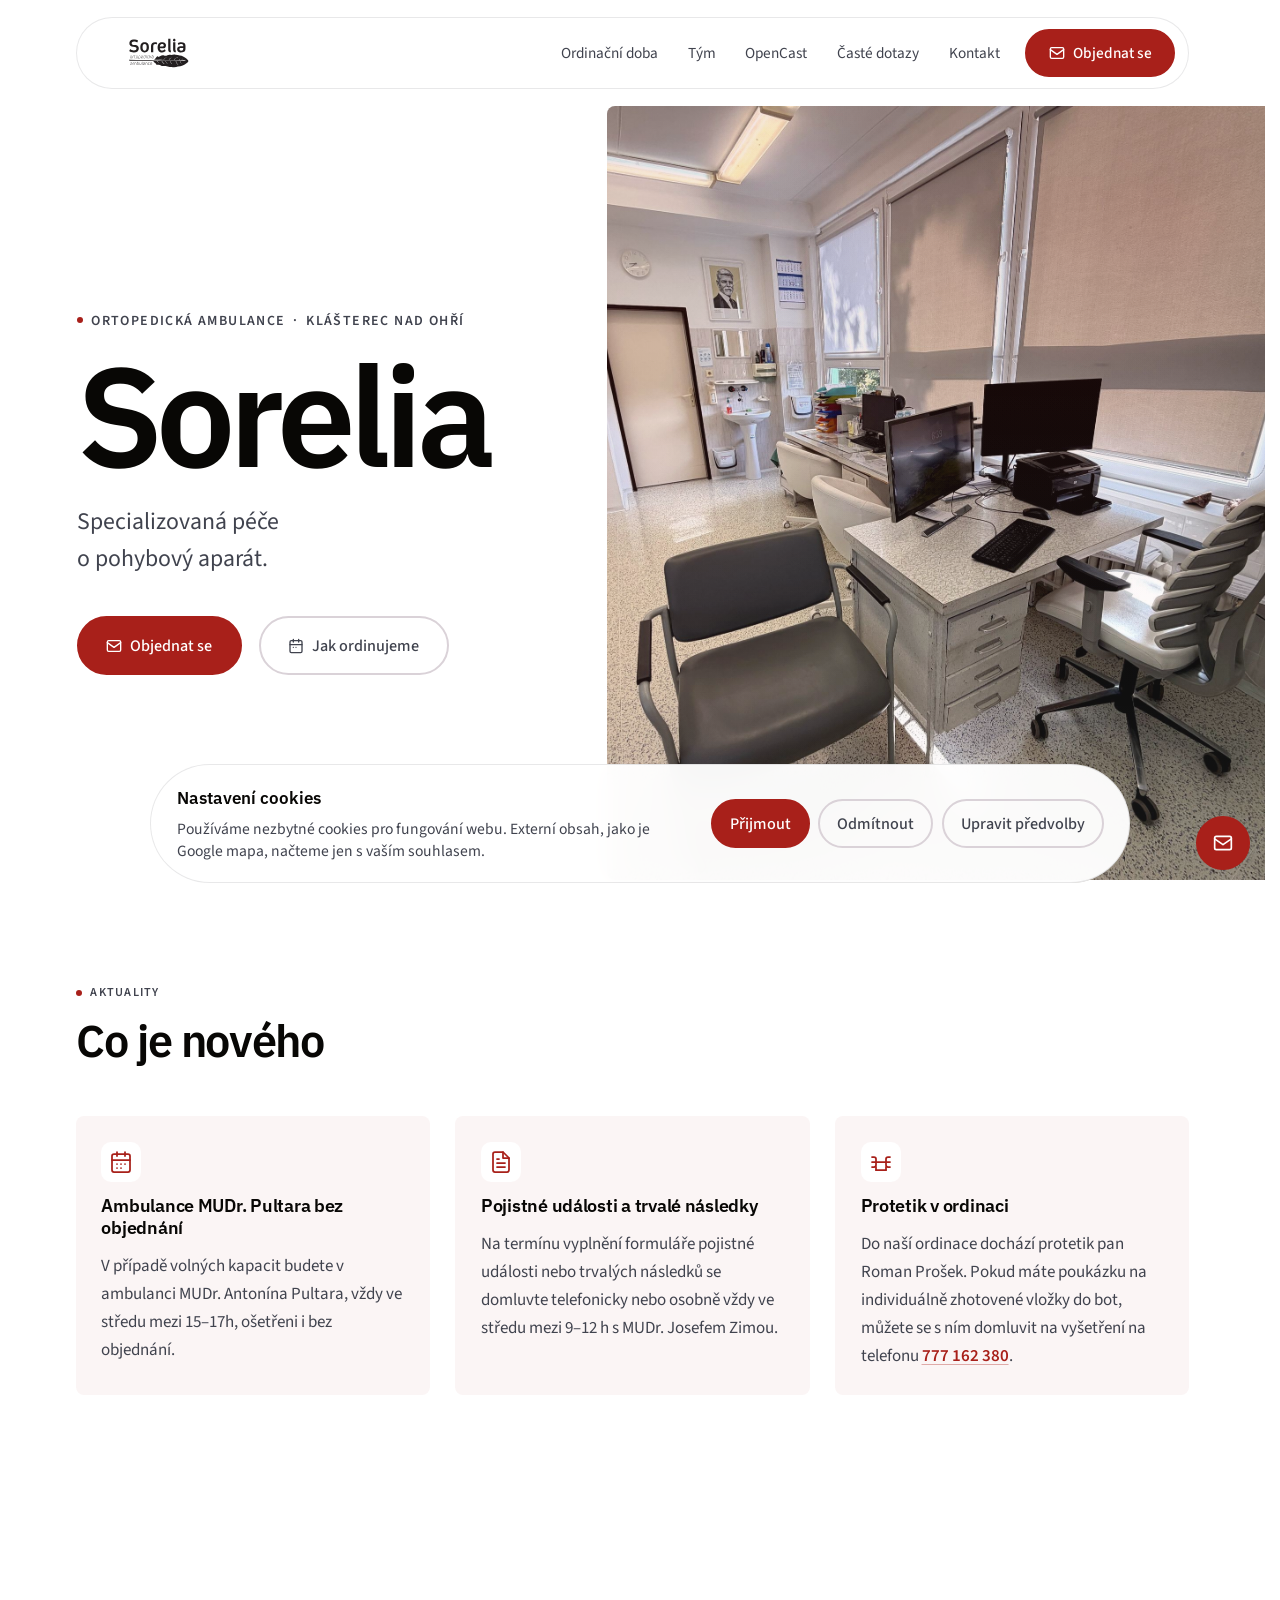
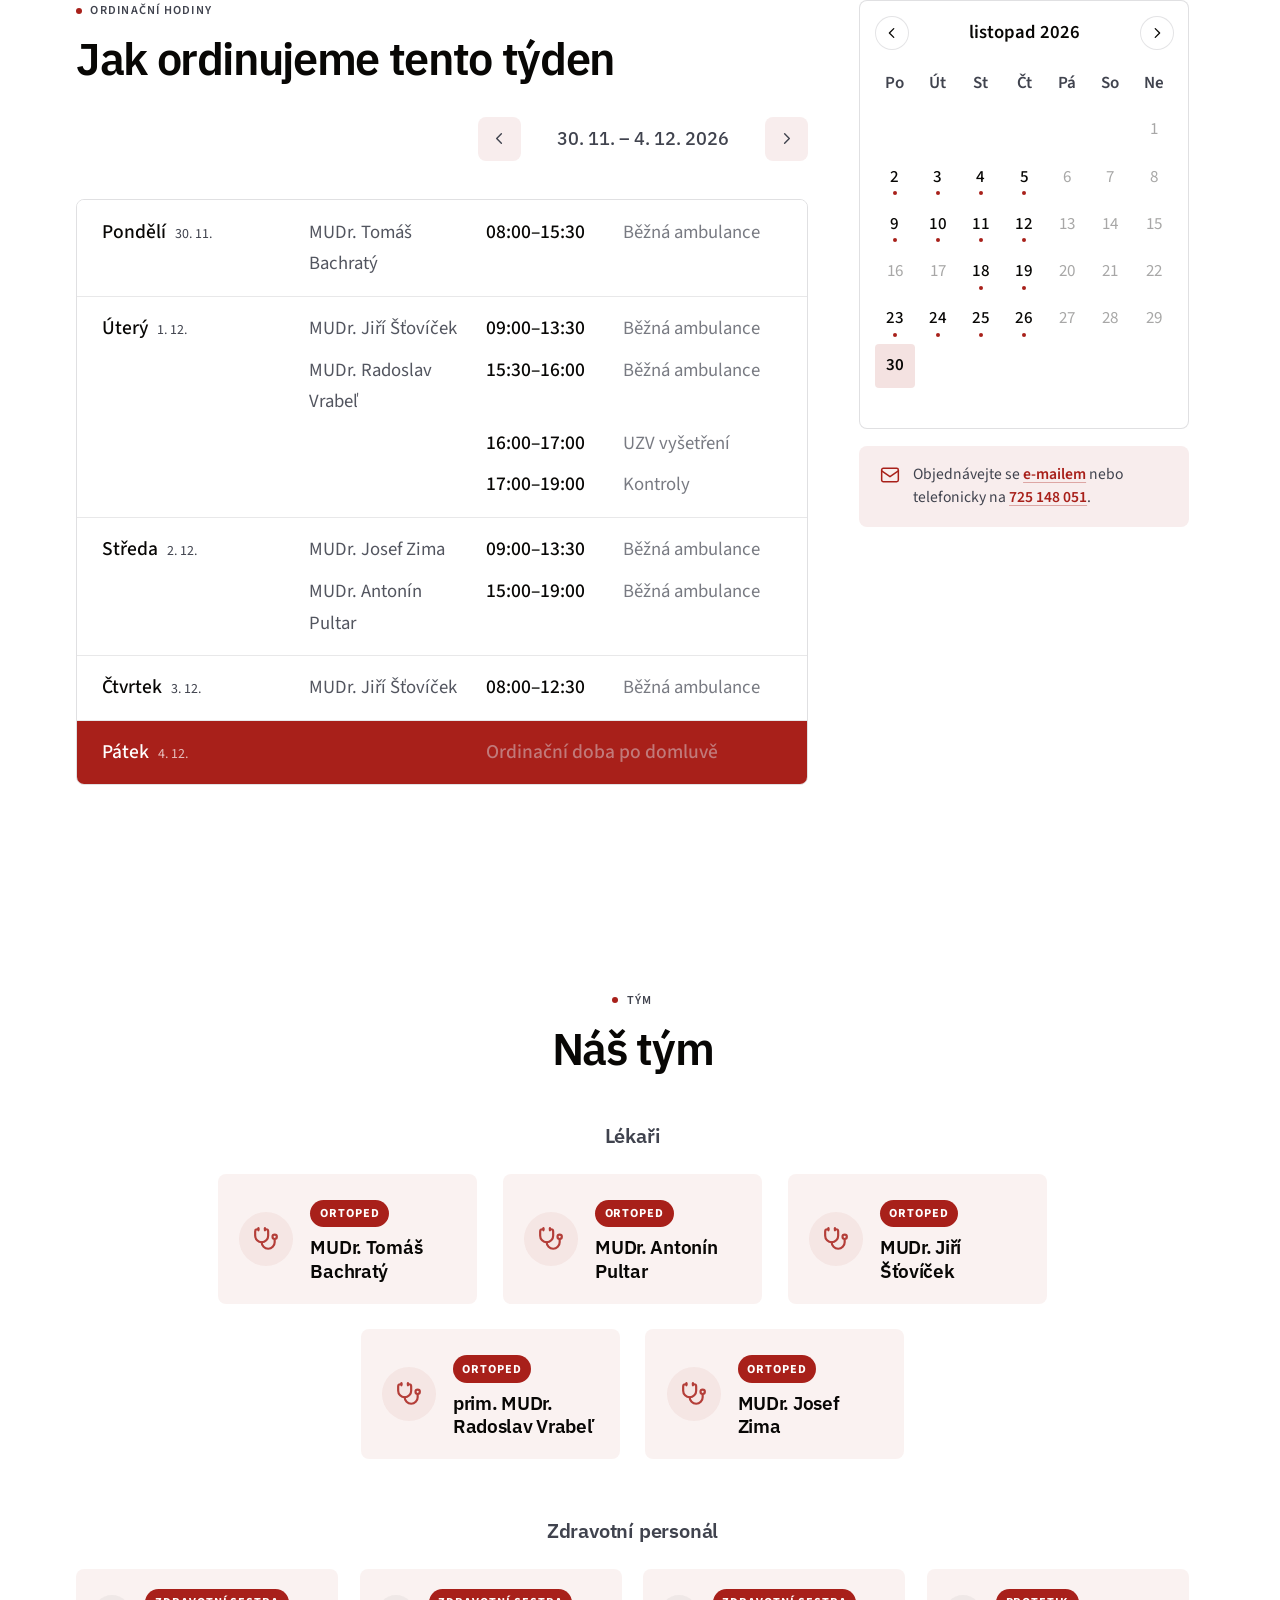
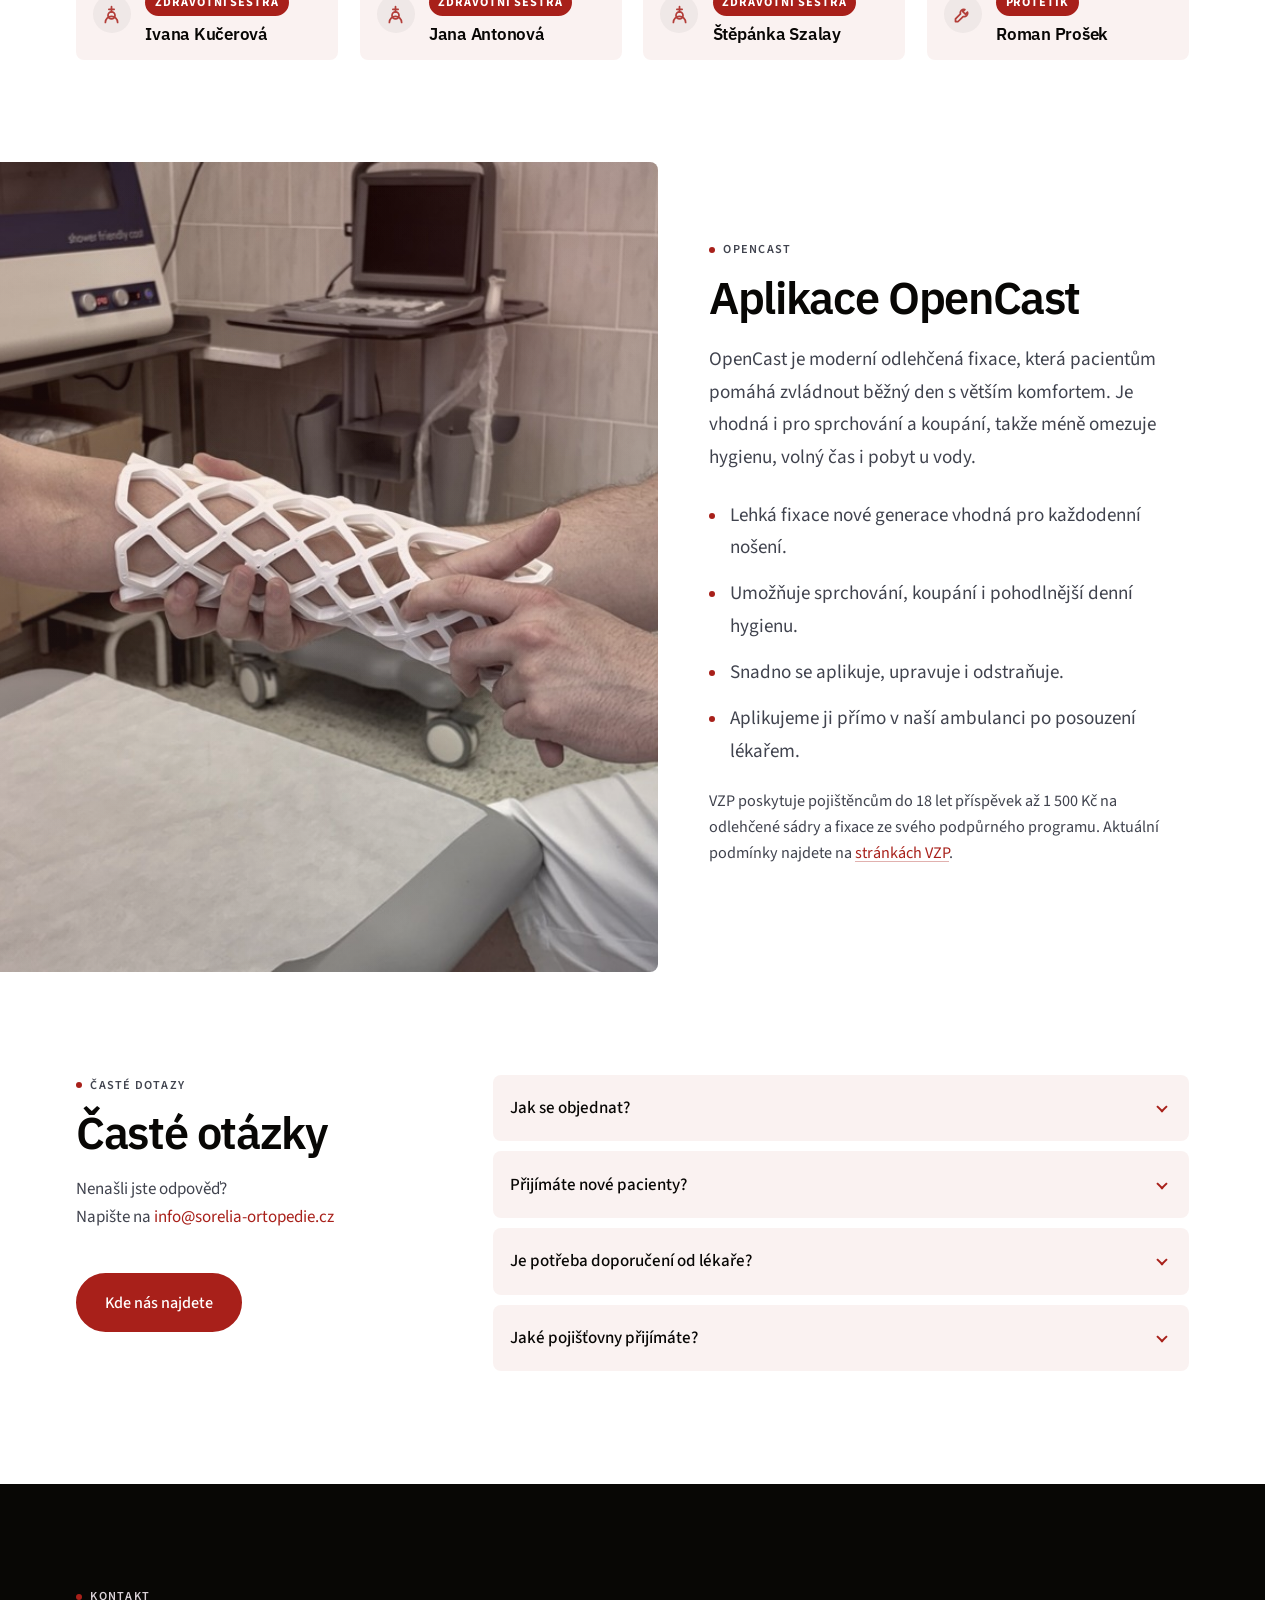
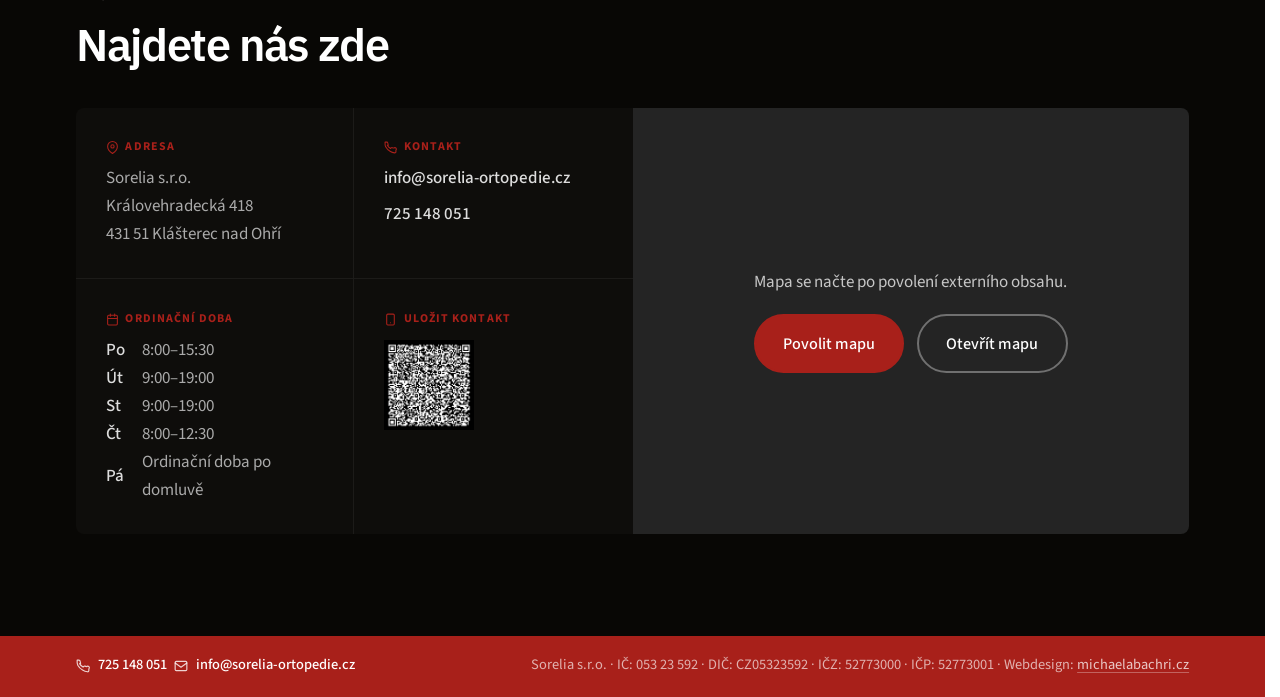
<file: index.html>
<!DOCTYPE html>
<html lang="cs">
<head>
  <meta charset="UTF-8">
  <meta name="viewport" content="width=device-width, initial-scale=1.0">
  <script>
    if (window.location.hash.toLowerCase() === '#objednani') {
      window.location.replace(`${window.location.origin}/`);
    }
  </script>
  <title>Sorelia · Ortopedická ambulance</title>
  <meta name="description" content="Ortopedická ambulance Sorelia v Klášterci nad Ohří. Specializovaná péče o pohybový aparát, objednání e-mailem nebo telefonicky.">
  <link rel="canonical" href="https://sorelia-ortopedie.cz/">
  <link rel="icon" type="image/svg+xml" href="sorelia_favicon.svg">
  <meta name="theme-color" content="#A8201A">

  <meta property="og:title" content="Sorelia · Ortopedická ambulance">
  <meta property="og:description" content="Specializovaná péče o pohybový aparát v Klášterci nad Ohří. Objednávejte se e-mailem nebo telefonicky.">
  <meta property="og:type" content="website">
  <meta property="og:url" content="https://sorelia-ortopedie.cz/">
  <meta property="og:site_name" content="Sorelia">
  <meta property="og:locale" content="cs_CZ">
  <meta property="og:image" content="https://sorelia-ortopedie.cz/sorelia-social-preview.jpg">
  <meta property="og:image:secure_url" content="https://sorelia-ortopedie.cz/sorelia-social-preview.jpg">
  <meta property="og:image:type" content="image/jpeg">
  <meta property="og:image:width" content="1200">
  <meta property="og:image:height" content="630">
  <meta property="og:image:alt" content="Ordinace ortopedické ambulance Sorelia v Klášterci nad Ohří">

  <meta name="twitter:card" content="summary_large_image">
  <meta name="twitter:title" content="Sorelia · Ortopedická ambulance">
  <meta name="twitter:description" content="Specializovaná péče o pohybový aparát v Klášterci nad Ohří. Objednávejte se e-mailem nebo telefonicky.">
  <meta name="twitter:image" content="https://sorelia-ortopedie.cz/sorelia-social-preview.jpg">
  <meta name="twitter:image:alt" content="Ordinace ortopedické ambulance Sorelia v Klášterci nad Ohří">

  <script type="application/ld+json">
  {
    "@context": "https://schema.org",
    "@graph": [
      {
        "@type": "MedicalClinic",
        "@id": "https://sorelia-ortopedie.cz/#clinic",
        "name": "Sorelia s.r.o.",
        "alternateName": "Sorelia",
        "description": "Ortopedická ambulance Sorelia v Klášterci nad Ohří. Specializovaná péče o pohybový aparát.",
        "url": "https://sorelia-ortopedie.cz/",
        "logo": "https://sorelia-ortopedie.cz/sorelia_logo.svg",
        "image": "https://sorelia-ortopedie.cz/sorelia-social-preview.jpg",
        "email": "info@sorelia-ortopedie.cz",
        "telephone": "+420725148051",
        "medicalSpecialty": "Orthopedic",
        "taxID": "05323592",
        "vatID": "CZ05323592",
        "address": {
          "@type": "PostalAddress",
          "streetAddress": "Královehradecká 418",
          "postalCode": "431 51",
          "addressLocality": "Klášterec nad Ohří",
          "addressCountry": "CZ"
        },
        "openingHoursSpecification": [
          {
            "@type": "OpeningHoursSpecification",
            "dayOfWeek": "Monday",
            "opens": "08:00",
            "closes": "15:30"
          },
          {
            "@type": "OpeningHoursSpecification",
            "dayOfWeek": "Tuesday",
            "opens": "09:00",
            "closes": "19:00"
          },
          {
            "@type": "OpeningHoursSpecification",
            "dayOfWeek": "Wednesday",
            "opens": "09:00",
            "closes": "19:00"
          },
          {
            "@type": "OpeningHoursSpecification",
            "dayOfWeek": "Thursday",
            "opens": "08:00",
            "closes": "12:30"
          }
        ],
        "employee": [
          { "@id": "https://sorelia-ortopedie.cz/#mudr-jiri-stovicek" },
          { "@id": "https://sorelia-ortopedie.cz/#mudr-tomas-bachraty" },
          { "@id": "https://sorelia-ortopedie.cz/#prim-mudr-radoslav-vrabel" },
          { "@id": "https://sorelia-ortopedie.cz/#mudr-antonin-pultar" },
          { "@id": "https://sorelia-ortopedie.cz/#mudr-josef-zima" }
        ]
      },
      {
        "@type": "WebSite",
        "@id": "https://sorelia-ortopedie.cz/#website",
        "url": "https://sorelia-ortopedie.cz/",
        "name": "Sorelia",
        "inLanguage": "cs-CZ",
        "publisher": {
          "@id": "https://sorelia-ortopedie.cz/#clinic"
        }
      },
      {
        "@type": "WebPage",
        "@id": "https://sorelia-ortopedie.cz/#webpage",
        "url": "https://sorelia-ortopedie.cz/",
        "name": "Sorelia · Ortopedická ambulance",
        "description": "Ortopedická ambulance Sorelia v Klášterci nad Ohří. Specializovaná péče o pohybový aparát, objednání e-mailem nebo telefonicky.",
        "isPartOf": {
          "@id": "https://sorelia-ortopedie.cz/#website"
        },
        "about": {
          "@id": "https://sorelia-ortopedie.cz/#clinic"
        },
        "inLanguage": "cs-CZ"
      },
      {
        "@type": "Physician",
        "@id": "https://sorelia-ortopedie.cz/#mudr-jiri-stovicek",
        "name": "MUDr. Jiří Šťovíček",
        "medicalSpecialty": "Orthopedic",
        "worksFor": {
          "@id": "https://sorelia-ortopedie.cz/#clinic"
        }
      },
      {
        "@type": "Physician",
        "@id": "https://sorelia-ortopedie.cz/#mudr-tomas-bachraty",
        "name": "MUDr. Tomáš Bachratý",
        "medicalSpecialty": "Orthopedic",
        "worksFor": {
          "@id": "https://sorelia-ortopedie.cz/#clinic"
        }
      },
      {
        "@type": "Physician",
        "@id": "https://sorelia-ortopedie.cz/#prim-mudr-radoslav-vrabel",
        "name": "prim. MUDr. Radoslav Vrabeľ",
        "medicalSpecialty": "Orthopedic",
        "worksFor": {
          "@id": "https://sorelia-ortopedie.cz/#clinic"
        }
      },
      {
        "@type": "Physician",
        "@id": "https://sorelia-ortopedie.cz/#mudr-antonin-pultar",
        "name": "MUDr. Antonín Pultar",
        "medicalSpecialty": "Orthopedic",
        "worksFor": {
          "@id": "https://sorelia-ortopedie.cz/#clinic"
        }
      },
      {
        "@type": "Physician",
        "@id": "https://sorelia-ortopedie.cz/#mudr-josef-zima",
        "name": "MUDr. Josef Zima",
        "medicalSpecialty": "Orthopedic",
        "worksFor": {
          "@id": "https://sorelia-ortopedie.cz/#clinic"
        }
      }
    ]
  }
  </script>

  <link rel="preconnect" href="https://fonts.googleapis.com">
  <link rel="preconnect" href="https://fonts.gstatic.com" crossorigin>
  <link href="https://fonts.googleapis.com/css2?family=IBM+Plex+Sans:wght@400;500;600&family=Source+Sans+3:wght@400;500;600&display=swap" rel="stylesheet">
  <link rel="stylesheet" href="style.css?v=20261125-9">
</head>
<body>

<!-- ══════════════════════════════════════════
     NAVIGACE
══════════════════════════════════════════ -->
<header class="site-header" id="site-header">
  <div class="nav-wrap">
    <nav class="nav-pill" aria-label="Hlavní navigace">
      <a href="#" class="nav-logo" aria-label="Sorelia – domů">
        <img src="sorelia_logo.svg" alt="Sorelia" class="nav-logo-img">
      </a>
      <ul class="nav-links" id="nav-links" role="list">
        <li><a href="#ordinacni-doba">Ordinační doba</a></li>
        <li><a href="#lekari">Tým</a></li>
        <li><a href="#opencast">OpenCast</a></li>
        <li><a href="#faq">Časté dotazy</a></li>
        <li><a href="#kontakt">Kontakt</a></li>
        <li class="nav-cta-mob">
          <a href="mailto:info@sorelia-ortopedie.cz" data-booking class="btn btn-primary">
            <svg width="16" height="16" viewBox="0 0 24 24" fill="none" stroke="currentColor" stroke-width="2" stroke-linecap="round" stroke-linejoin="round" aria-hidden="true"><rect x="2" y="4" width="20" height="16" rx="2"/><path d="M2 7l10 7 10-7"/></svg>
            Objednat se
          </a>
        </li>
      </ul>
      <a href="mailto:info@sorelia-ortopedie.cz" data-booking class="btn btn-primary nav-cta-desk">
        <svg width="16" height="16" viewBox="0 0 24 24" fill="none" stroke="currentColor" stroke-width="2" stroke-linecap="round" stroke-linejoin="round" aria-hidden="true"><rect x="2" y="4" width="20" height="16" rx="2"/><path d="M2 7l10 7 10-7"/></svg>
        Objednat se
      </a>
      <button class="nav-burger" id="nav-burger" aria-label="Menu" aria-expanded="false" aria-controls="nav-links">
        <span></span><span></span><span></span>
      </button>
    </nav>
  </div>
</header>

<main>

<!-- ══════════════════════════════════════════
     HERO
══════════════════════════════════════════ -->
<section class="hero" id="hero" aria-labelledby="hero-h1">
  <div class="hero-grid">

    <div class="hero-text">
      <p class="eyebrow">
        <span class="eyebrow-dot" aria-hidden="true"></span>
        <span class="eyebrow-text">
          <span>Ortopedická ambulance</span>
          <span class="eyebrow-sep" aria-hidden="true">·</span>
          <span class="eyebrow-place">Klášterec nad Ohří</span>
        </span>
      </p>
      <h1 id="hero-h1">Sorelia</h1>
      <p class="hero-lead">Specializovaná péče<br>o pohybový aparát.</p>
      <div class="hero-actions">
        <a href="mailto:info@sorelia-ortopedie.cz" data-booking class="btn btn-primary">
          <svg width="16" height="16" viewBox="0 0 24 24" fill="none" stroke="currentColor" stroke-width="2" stroke-linecap="round" stroke-linejoin="round" aria-hidden="true"><rect x="2" y="4" width="20" height="16" rx="2"/><path d="M2 7l10 7 10-7"/></svg>
          Objednat se
        </a>
        <a href="#ordinacni-doba" class="btn btn-outline">
          <svg width="16" height="16" viewBox="0 0 24 24" fill="none" stroke="currentColor" stroke-width="2" stroke-linecap="round" stroke-linejoin="round" aria-hidden="true"><rect x="3" y="4" width="18" height="18" rx="2"/><path d="M16 2v4M8 2v4M3 10h18"/><path d="M8 14h.01M12 14h.01"/></svg>
          Jak ordinujeme
        </a>
      </div>
    </div>

    <div class="hero-visual">
      <img class="hero-photo" src="hero.jpeg" alt="Ordinace ortopedické ambulance Sorelia" width="2000" height="1500" fetchpriority="high">
    </div>

  </div>
</section>

<!-- ══════════════════════════════════════════
     AKTUALITY
     Styl karet podle naléhavosti:
     - akt-card--urgent (+ volitelně --notice): časově kritická upozornění
       (omezený provoz, přerušené objednávky) — výrazné, řadit první.
     - akt-card--secondary: běžné, méně naléhavé novinky — řadit za urgent kartami.
     Neaktuální urgent kartu neodstraňovat, jen doplnit "hidden" atribut
     a text/nadpis přepsat, až bude znovu potřeba (viz historie této sekce).
══════════════════════════════════════════ -->
<section class="section aktuality" id="aktuality" aria-labelledby="akt-h2">
  <div class="container">
    <div class="sec-head">
      <p class="sec-label"><span class="sec-dot" aria-hidden="true"></span>Aktuality</p>
      <h2 id="akt-h2">Co je nového</h2>
    </div>
    <div class="akt-grid">

      <article class="akt-card akt-card--urgent akt-card--notice" hidden>
        <div class="akt-icon" aria-hidden="true">
          <svg width="24" height="24" viewBox="0 0 24 24" fill="none" stroke="currentColor" stroke-width="1.75" stroke-linecap="round" stroke-linejoin="round"><rect x="3" y="5" width="18" height="14" rx="2"/><path d="m3 7 9 6 9-6"/><path d="M12 13v5"/></svg>
        </div>
        <h3>Vyřizování e-mailů od 15. 10.</h3>
        <p>E-maily odeslané od 8. 10. po 12. hodině do 14. 10. 2026 budeme vyřizovat až od 15. 10. Děkujeme za pochopení.</p>
      </article>

      <article class="akt-card akt-card--secondary">
        <div class="akt-icon" aria-hidden="true">
          <svg width="24" height="24" viewBox="0 0 24 24" fill="none" stroke="currentColor" stroke-width="1.75" stroke-linecap="round" stroke-linejoin="round"><rect x="3" y="4" width="18" height="18" rx="2"/><path d="M16 2v4M8 2v4M3 10h18"/><path d="M8 14h.01M12 14h.01M16 14h.01M8 18h.01M12 18h.01"/></svg>
        </div>
        <h3>Ambulance MUDr. Pultara bez objednání</h3>
        <p>V případě volných kapacit budete v ambulanci MUDr. Antonína Pultara, vždy ve středu mezi 15–17h, ošetřeni i bez objednání.</p>
      </article>

      <article class="akt-card akt-card--secondary">
        <div class="akt-icon" aria-hidden="true">
          <svg width="24" height="24" viewBox="0 0 24 24" fill="none" stroke="currentColor" stroke-width="1.75" stroke-linecap="round" stroke-linejoin="round"><path d="M14 2H6a2 2 0 0 0-2 2v16a2 2 0 0 0 2 2h12a2 2 0 0 0 2-2V8z"/><polyline points="14 2 14 8 20 8"/><line x1="16" y1="13" x2="8" y2="13"/><line x1="16" y1="17" x2="8" y2="17"/><line x1="10" y1="9" x2="8" y2="9"/></svg>
        </div>
        <h3>Pojistné události a trvalé následky</h3>
        <p>Na termínu vyplnění formuláře pojistné události nebo trvalých následků se domluvte telefonicky nebo osobně vždy ve středu mezi 9–12&nbsp;h s MUDr. Josefem Zimou.</p>
      </article>

      <article class="akt-card akt-card--secondary">
        <div class="akt-icon" aria-hidden="true">
          <svg width="24" height="24" viewBox="0 0 24 24" fill="none" stroke="currentColor" stroke-width="1.75" stroke-linecap="round" stroke-linejoin="round"><path d="M3 17h2a2 2 0 0 0 2-2V9a2 2 0 0 0-2-2H3"/><path d="M21 17h-2a2 2 0 0 1-2-2V9a2 2 0 0 1 2-2h2"/><path d="M3 12h18"/><path d="M7 20h10"/><path d="M7 20v-3"/><path d="M17 20v-3"/></svg>
        </div>
        <h3>Protetik v ordinaci</h3>
        <p>Do naší ordinace dochází protetik pan Roman Prošek. Pokud máte poukázku na individuálně zhotovené vložky do bot, můžete se s ním domluvit na vyšetření na telefonu <a href="tel:+420777162380">777&nbsp;162&nbsp;380</a>.</p>
      </article>

    </div>
  </div>
</section>

<!-- ══════════════════════════════════════════
     ORDINAČNÍ DOBA
══════════════════════════════════════════ -->
<section class="section section--grey odb" id="ordinacni-doba" aria-labelledby="odb-h2">
  <div class="container">
    <div class="odb-grid">
      <div class="odb-left">
        <div class="odb-head">
          <div>
            <p class="sec-label"><span class="sec-dot" aria-hidden="true"></span>Ordinační hodiny</p>
            <h2 id="odb-h2">Jak ordinujeme tento týden</h2>
          </div>
          <div class="schedule-nav-row schedule-nav-row--desktop">
            <button class="sched-btn" id="prev-week" data-week-shift="-7" aria-label="Předchozí týden">
              <svg width="15" height="15" viewBox="0 0 16 16" fill="none" aria-hidden="true"><path d="M10 3L5 8l5 5" stroke="currentColor" stroke-width="1.5" stroke-linecap="round" stroke-linejoin="round"/></svg>
            </button>
            <span class="schedule-week-label" id="week-label"></span>
            <button class="sched-btn" id="next-week" data-week-shift="7" aria-label="Další týden">
              <svg width="15" height="15" viewBox="0 0 16 16" fill="none" aria-hidden="true"><path d="M6 3l5 5-5 5" stroke="currentColor" stroke-width="1.5" stroke-linecap="round" stroke-linejoin="round"/></svg>
            </button>
          </div>
        </div>
        <div class="schedule-nav-row schedule-nav-row--mobile">
          <button class="sched-btn" type="button" data-week-shift="-7" aria-label="Předchozí týden">
            <svg width="15" height="15" viewBox="0 0 16 16" fill="none" aria-hidden="true"><path d="M10 3L5 8l5 5" stroke="currentColor" stroke-width="1.5" stroke-linecap="round" stroke-linejoin="round"/></svg>
          </button>
          <span class="schedule-week-label"></span>
          <button class="sched-btn" type="button" data-week-shift="7" aria-label="Další týden">
            <svg width="15" height="15" viewBox="0 0 16 16" fill="none" aria-hidden="true"><path d="M6 3l5 5-5 5" stroke="currentColor" stroke-width="1.5" stroke-linecap="round" stroke-linejoin="round"/></svg>
          </button>
        </div>
        <div class="schedule-days" id="schedule-days" role="list" aria-label="Ordinační doba vybraného týdne">
          <!-- JS -->
        </div>
      </div>
      <div class="odb-right">
        <div class="schedule-mini-cal" id="mini-calendar" aria-label="Miniaturní kalendář"></div>
        <p class="schedule-contact-note" id="vyber-lekare">
          <svg width="20" height="20" viewBox="0 0 24 24" fill="none" stroke="currentColor" stroke-width="1.8" stroke-linecap="round" stroke-linejoin="round" aria-hidden="true">
            <rect x="2" y="4" width="20" height="16" rx="2"/>
            <path d="M2 7l10 7 10-7"/>
          </svg>
          <span>Objednávejte se <a href="mailto:info@sorelia-ortopedie.cz" data-booking>e-mailem</a> nebo telefonicky na <a href="tel:+420725148051">725&nbsp;148&nbsp;051</a>.</span>
        </p>
      </div>
    </div>
  </div>
</section>

<!-- ══════════════════════════════════════════
     TÝM – LÉKAŘI + PERSONÁL
══════════════════════════════════════════ -->
<section class="section section--grey lekari" id="lekari" aria-labelledby="lek-h2">
  <div class="container">
    <div class="sec-head">
      <p class="sec-label"><span class="sec-dot" aria-hidden="true"></span>Tým</p>
      <h2 id="lek-h2">Náš tým</h2>
    </div>

    <h3 class="team-sub-h">Lékaři</h3>

    <div class="team-grid">

      <article class="team-card">
        <div class="team-photo tp--2" role="img" aria-label="MUDr. Tomáš Bachratý">
          <svg class="person-icon person-icon--doctor" viewBox="0 0 24 24" aria-hidden="true">
            <path d="M11 2v2"/>
            <path d="M5 2v2"/>
            <path d="M5 3H4a2 2 0 0 0-2 2v4a6 6 0 0 0 12 0V5a2 2 0 0 0-2-2h-1"/>
            <path d="M8 15a6 6 0 0 0 12 0v-3"/>
            <circle cx="20" cy="10" r="2"/>
          </svg>
        </div>
        <div class="team-info">
          <span class="team-badge">Ortoped</span>
          <h4>MUDr. Tomáš Bachratý</h4>
        </div>
      </article>

      <article class="team-card">
        <div class="team-photo tp--4" role="img" aria-label="MUDr. Antonín Pultar">
          <svg class="person-icon person-icon--doctor" viewBox="0 0 24 24" aria-hidden="true">
            <path d="M11 2v2"/>
            <path d="M5 2v2"/>
            <path d="M5 3H4a2 2 0 0 0-2 2v4a6 6 0 0 0 12 0V5a2 2 0 0 0-2-2h-1"/>
            <path d="M8 15a6 6 0 0 0 12 0v-3"/>
            <circle cx="20" cy="10" r="2"/>
          </svg>
        </div>
        <div class="team-info">
          <span class="team-badge">Ortoped</span>
          <h4>MUDr. Antonín Pultar</h4>
        </div>
      </article>

      <article class="team-card">
        <div class="team-photo tp--1" role="img" aria-label="MUDr. Jiří Šťovíček">
          <svg class="person-icon person-icon--doctor" viewBox="0 0 24 24" aria-hidden="true">
            <path d="M11 2v2"/>
            <path d="M5 2v2"/>
            <path d="M5 3H4a2 2 0 0 0-2 2v4a6 6 0 0 0 12 0V5a2 2 0 0 0-2-2h-1"/>
            <path d="M8 15a6 6 0 0 0 12 0v-3"/>
            <circle cx="20" cy="10" r="2"/>
          </svg>
        </div>
        <div class="team-info">
          <span class="team-badge">Ortoped</span>
          <h4>MUDr. Jiří Šťovíček</h4>
        </div>
      </article>

      <article class="team-card">
        <div class="team-photo tp--3" role="img" aria-label="prim. MUDr. Radoslav Vrabeľ">
          <svg class="person-icon person-icon--doctor" viewBox="0 0 24 24" aria-hidden="true">
            <path d="M11 2v2"/>
            <path d="M5 2v2"/>
            <path d="M5 3H4a2 2 0 0 0-2 2v4a6 6 0 0 0 12 0V5a2 2 0 0 0-2-2h-1"/>
            <path d="M8 15a6 6 0 0 0 12 0v-3"/>
            <circle cx="20" cy="10" r="2"/>
          </svg>
        </div>
        <div class="team-info">
          <span class="team-badge">Ortoped</span>
          <h4>prim. MUDr. Radoslav Vrabeľ</h4>
        </div>
      </article>

      <article class="team-card">
        <div class="team-photo tp--5" role="img" aria-label="MUDr. Josef Zima">
          <svg class="person-icon person-icon--doctor" viewBox="0 0 24 24" aria-hidden="true">
            <path d="M11 2v2"/>
            <path d="M5 2v2"/>
            <path d="M5 3H4a2 2 0 0 0-2 2v4a6 6 0 0 0 12 0V5a2 2 0 0 0-2-2h-1"/>
            <path d="M8 15a6 6 0 0 0 12 0v-3"/>
            <circle cx="20" cy="10" r="2"/>
          </svg>
        </div>
        <div class="team-info">
          <span class="team-badge">Ortoped</span>
          <h4>MUDr. Josef Zima</h4>
        </div>
      </article>

    </div>

    <h3 class="team-sub-h">Zdravotní personál</h3>

    <div class="staff-grid">
      <article class="staff-card">
        <div class="staff-photo sa--1" role="img" aria-label="Zdravotní sestra Ivana Kučerová">
          <svg class="person-icon person-icon--nurse" viewBox="0 0 24 24" aria-hidden="true">
            <path d="M12 3v6"/>
            <path d="M9 6h6"/>
            <circle cx="12" cy="13" r="4"/>
            <path d="M5 21a7 7 0 0 1 14 0"/>
          </svg>
        </div>
        <div class="staff-info">
          <span class="staff-badge">Zdravotní sestra</span>
          <h4>Ivana Kučerová</h4>
        </div>
      </article>
      <article class="staff-card">
        <div class="staff-photo sa--2" role="img" aria-label="Zdravotní sestra Jana Antonová">
          <svg class="person-icon person-icon--nurse" viewBox="0 0 24 24" aria-hidden="true">
            <path d="M12 3v6"/>
            <path d="M9 6h6"/>
            <circle cx="12" cy="13" r="4"/>
            <path d="M5 21a7 7 0 0 1 14 0"/>
          </svg>
        </div>
        <div class="staff-info">
          <span class="staff-badge">Zdravotní sestra</span>
          <h4>Jana Antonová</h4>
        </div>
      </article>
      <article class="staff-card">
        <div class="staff-photo sa--3" role="img" aria-label="Zdravotní sestra Štěpánka Szalay">
          <svg class="person-icon person-icon--nurse" viewBox="0 0 24 24" aria-hidden="true">
            <path d="M12 3v6"/>
            <path d="M9 6h6"/>
            <circle cx="12" cy="13" r="4"/>
            <path d="M5 21a7 7 0 0 1 14 0"/>
          </svg>
        </div>
        <div class="staff-info">
          <span class="staff-badge">Zdravotní sestra</span>
          <h4>Štěpánka Szalay</h4>
        </div>
      </article>
      <article class="staff-card">
        <div class="staff-photo sa--4" role="img" aria-label="Protetik Roman Prošek">
          <svg class="person-icon person-icon--care" viewBox="0 0 24 24" aria-hidden="true">
            <path d="M14.7 6.3a4 4 0 0 0-5 5L4 17v3h3l5.7-5.7a4 4 0 0 0 5-5l-2.4 2.4-3-3 2.4-2.4z"/>
          </svg>
        </div>
        <div class="staff-info">
          <span class="staff-badge">Protetik</span>
          <h4>Roman Prošek</h4>
        </div>
      </article>
    </div>
  </div>
</section>

<!-- ══════════════════════════════════════════
     OPENCAST
══════════════════════════════════════════ -->
<section class="section opencast" id="opencast" aria-labelledby="opencast-h2">
  <div class="opencast-grid">
    <div class="opencast-media">
      <img src="opencast.jpeg" alt="Aplikace odlehčené fixace OpenCast v ambulanci Sorelia" width="1000" height="750" loading="lazy">
    </div>
    <div class="opencast-content">
      <p class="sec-label"><span class="sec-dot" aria-hidden="true"></span>OpenCast</p>
      <h2 id="opencast-h2">Aplikace OpenCast</h2>
      <p class="opencast-lead">OpenCast je moderní odlehčená fixace, která pacientům pomáhá zvládnout běžný den s větším komfortem. Je vhodná i pro sprchování a koupání, takže méně omezuje hygienu, volný čas i pobyt u vody.</p>
      <ul class="opencast-list">
        <li>Lehká fixace nové generace vhodná pro každodenní nošení.</li>
        <li>Umožňuje sprchování, koupání i pohodlnější denní hygienu.</li>
        <li>Snadno se aplikuje, upravuje i odstraňuje.</li>
        <li>Aplikujeme ji přímo v naší ambulanci po posouzení lékařem.</li>
      </ul>
      <p class="opencast-note">VZP poskytuje pojištěncům do 18 let příspěvek až 1&nbsp;500&nbsp;Kč na odlehčené sádry a fixace ze svého podpůrného programu. Aktuální podmínky najdete na <a href="https://www.vzp.cz/pojistenci/vyhody-a-prispevky/podpora-pri-nemoci/odlehcene-sadry-a-fixace" target="_blank" rel="noopener">stránkách VZP</a>.</p>
    </div>
  </div>
</section>

<!-- ══════════════════════════════════════════
     FAQ
══════════════════════════════════════════ -->
<section class="section faq" id="faq" aria-labelledby="faq-h2">
  <div class="container">
    <div class="faq-layout">

      <div class="faq-intro">
        <p class="sec-label"><span class="sec-dot" aria-hidden="true"></span>Časté dotazy</p>
        <h2 id="faq-h2">Časté otázky</h2>
        <p class="faq-sub">Nenašli jste odpověď?<br>Napište na <a href="mailto:info@sorelia-ortopedie.cz">info@sorelia-ortopedie.cz</a></p>
        <a href="#kontakt" class="btn btn-primary faq-cta">Kde nás najdete</a>
      </div>

      <dl class="faq-list">
        <div class="faq-item">
          <dt><button class="faq-btn" aria-expanded="false" aria-controls="fa1"><span>Jak se objednat?</span><span class="faq-icon" aria-hidden="true"></span></button></dt>
          <dd class="faq-ans" id="fa1" hidden>Napište nám na <a href="mailto:info@sorelia-ortopedie.cz">info@sorelia-ortopedie.cz</a> nebo nás kontaktujte telefonicky na čísle <a href="tel:+420725148051">725&nbsp;148&nbsp;051</a> v ordinačních hodinách. Pokud se chcete objednat ke konkrétnímu lékaři, uveďte jeho jméno do předmětu e-mailu.</dd>
        </div>
        <div class="faq-item">
          <dt><button class="faq-btn" aria-expanded="false" aria-controls="fa2"><span>Přijímáte nové pacienty?</span><span class="faq-icon" aria-hidden="true"></span></button></dt>
          <dd class="faq-ans" id="fa2" hidden>Ano, nové pacienty přijímáme. Prosíme o předchozí objednání – bez rezervace bohužel termín nemůžeme zaručit.</dd>
        </div>
        <div class="faq-item">
          <dt><button class="faq-btn" aria-expanded="false" aria-controls="fa3"><span>Je potřeba doporučení od lékaře?</span><span class="faq-icon" aria-hidden="true"></span></button></dt>
          <dd class="faq-ans" id="fa3" hidden>Na vyšetření kloubů doporučení od lékaře nepotřebujete, přestože je vítáme. Na vyšetření zad je poukaz od praktického lékaře nebo specialisty podmínkou – bez něj bohužel vyšetření provést nemůžeme.</dd>
        </div>
        <div class="faq-item">
          <dt><button class="faq-btn" aria-expanded="false" aria-controls="fa4"><span>Jaké pojišťovny přijímáte?</span><span class="faq-icon" aria-hidden="true"></span></button></dt>
          <dd class="faq-ans" id="fa4" hidden>Přijímáme pacienty všech zdravotních pojišťoven – VZP, OZP, ČPZP, ZPS, ZPMV i VOZP. Samoplátce vítáme také.</dd>
        </div>
      </dl>

    </div>
  </div>
</section>

<!-- ══════════════════════════════════════════
     KONTAKT  (tmavá sekce)
══════════════════════════════════════════ -->
<section class="section--dark kontakt" id="kontakt" aria-labelledby="kon-h2">
  <div class="container">
    <div class="kon-top">
      <p class="sec-label sec-label--inv"><span class="sec-dot sec-dot--red" aria-hidden="true"></span>Kontakt</p>
      <h2 id="kon-h2" class="h2--inv">Najdete nás zde</h2>
    </div>

    <div class="kon-block">

      <div class="kon-info">
        <div class="kon-item">
          <span class="kon-lbl">
            <svg width="13" height="13" viewBox="0 0 24 24" fill="none" stroke="currentColor" stroke-width="2" stroke-linecap="round" stroke-linejoin="round" aria-hidden="true"><path d="M21 10c0 7-9 13-9 13s-9-6-9-13a9 9 0 0118 0z"/><circle cx="12" cy="10" r="3"/></svg>
            Adresa
          </span>
          <address>Sorelia s.r.o.<br>Královehradecká 418<br>431 51 Klášterec nad Ohří</address>
        </div>
        <div class="kon-item">
          <span class="kon-lbl">
            <svg width="13" height="13" viewBox="0 0 24 24" fill="none" stroke="currentColor" stroke-width="2" stroke-linecap="round" stroke-linejoin="round" aria-hidden="true"><path d="M22 16.92v3a2 2 0 01-2.18 2 19.8 19.8 0 01-8.63-3.07A19.5 19.5 0 013.07 10.8 19.8 19.8 0 012 2h3a2 2 0 012 1.72c.12 1 .36 1.97.72 2.9a2 2 0 01-.45 2.11L6.09 7.91a16 16 0 006 6l1.18-1.18a2 2 0 012.11-.45c.93.36 1.9.6 2.9.72A2 2 0 0122 16.92z"/></svg>
            Kontakt
          </span>
          <a href="mailto:info@sorelia-ortopedie.cz">info@sorelia-ortopedie.cz</a>
          <a href="tel:+420725148051">725&nbsp;148&nbsp;051</a>
        </div>
        <div class="kon-item">
          <span class="kon-lbl">
            <svg width="13" height="13" viewBox="0 0 24 24" fill="none" stroke="currentColor" stroke-width="2" stroke-linecap="round" stroke-linejoin="round" aria-hidden="true"><rect x="3" y="4" width="18" height="18" rx="2"/><path d="M16 2v4M8 2v4M3 10h18"/></svg>
            Ordinační doba
          </span>
          <table class="kon-hours">
            <tr><td>Po</td><td>8:00–15:30</td></tr>
            <tr><td>Út</td><td>9:00–19:00</td></tr>
            <tr><td>St</td><td>9:00–19:00</td></tr>
            <tr><td>Čt</td><td>8:00–12:30</td></tr>
            <tr><td>Pá</td><td>Ordinační doba po domluvě</td></tr>

          </table>
        </div>
        <div class="kon-item">
          <span class="kon-lbl">
            <svg width="13" height="13" viewBox="0 0 24 24" fill="none" stroke="currentColor" stroke-width="2" stroke-linecap="round" stroke-linejoin="round" aria-hidden="true"><rect x="5" y="2" width="14" height="20" rx="2"/><path d="M12 18h.01"/></svg>
            Uložit kontakt
          </span>
          <div class="qr-box" aria-label="QR kód kontaktu">
            <img src="qr kod negativ.png" alt="QR kód pro uložení kontaktu" width="90" height="90">
          </div>
        </div>
      </div>

      <div
        class="kon-map-wrap"
        data-map-src="https://maps.google.com/maps?q=Královehradecká+418,+431+51+Klášterec+nad+Ohří&output=embed">
        <div class="map-consent-placeholder">
          <p>Mapa se načte po povolení externího obsahu.</p>
          <div class="map-consent-actions">
            <button type="button" class="btn btn-primary" data-map-allow>Povolit mapu</button>
            <a href="https://www.google.com/maps/search/?api=1&query=Kr%C3%A1lovehradeck%C3%A1%20418%2C%20431%2051%20Kl%C3%A1%C5%A1terec%20nad%20Oh%C5%99%C3%AD" target="_blank" rel="noopener" class="btn btn-outline">Otevřít mapu</a>
          </div>
        </div>
      </div>

    </div>

  </div>
</section>

</main>

<footer class="mini-footer" aria-label="Právní a kontaktní údaje">
  <div class="container mini-footer-wrap">
    <p class="mini-footer-contact">
      <svg width="14" height="14" viewBox="0 0 24 24" fill="none" stroke="currentColor" stroke-width="2" stroke-linecap="round" stroke-linejoin="round" aria-hidden="true" class="mini-footer-icon"><path d="M22 16.92v3a2 2 0 01-2.18 2 19.8 19.8 0 01-8.63-3.07A19.5 19.5 0 013.07 10.8 19.8 19.8 0 012 2h3a2 2 0 012 1.72c.12 1 .36 1.97.72 2.9a2 2 0 01-.45 2.11L6.09 7.91a16 16 0 006 6l1.18-1.18a2 2 0 012.11-.45c.93.36 1.9.6 2.9.72A2 2 0 0122 16.92z"/></svg>
      <a href="tel:+420725148051">725&nbsp;148&nbsp;051</a>
      <svg width="14" height="14" viewBox="0 0 24 24" fill="none" stroke="currentColor" stroke-width="2" stroke-linecap="round" stroke-linejoin="round" aria-hidden="true" class="mini-footer-icon"><rect x="2" y="4" width="20" height="16" rx="2"/><path d="M2 7l10 7 10-7"/></svg>
      <a href="mailto:info@sorelia-ortopedie.cz">info@sorelia-ortopedie.cz</a>
    </p>
    <p class="mini-footer-meta">
      Sorelia s.r.o. · IČ: 053&nbsp;23&nbsp;592 · DIČ:&nbsp;CZ05323592 · IČZ:&nbsp;52773000 · IČP:&nbsp;52773001 <span class="mini-footer-credit">· Webdesign: <a href="https://michaelabachri.cz" target="_blank" rel="noopener">michaelabachri.cz</a></span>
    </p>
  </div>
</footer>

<!-- Floating CTA -->
<a href="mailto:info@sorelia-ortopedie.cz" class="floating-cta" data-booking aria-label="Objednat se">
  <svg width="20" height="20" viewBox="0 0 24 24" fill="none" stroke="currentColor" stroke-width="2" stroke-linecap="round" stroke-linejoin="round" aria-hidden="true"><rect x="2" y="4" width="20" height="16" rx="2"/><path d="M2 7l10 7 10-7"/></svg>
</a>

<dialog class="booking-dialog" id="booking-dialog" aria-labelledby="booking-title">
  <div class="booking-panel">
    <div class="booking-heading">
      <h2 id="booking-title">Vyberte lékaře nebo službu</h2>
      <form method="dialog">
        <button class="booking-close" type="submit" aria-label="Zavřít">
          <svg width="18" height="18" viewBox="0 0 24 24" fill="none" stroke="currentColor" stroke-width="2" stroke-linecap="round" aria-hidden="true"><path d="m6 6 12 12M18 6 6 18"/></svg>
        </button>
      </form>
    </div>
    <ul class="booking-doctors" id="booking-doctors">
      <li class="booking-no-preference"><a href="mailto:info@sorelia-ortopedie.cz?subject=Objedn%C3%A1n%C3%AD">Bez preference lékaře</a></li>
      <li class="booking-service"><a href="mailto:info@sorelia-ortopedie.cz?subject=Objedn%C3%A1n%C3%AD%20%E2%80%93%20aplikace%20OpenCast">Aplikace OpenCast</a></li>
    </ul>
    <p class="booking-note">
      <svg class="booking-note-icon" width="16" height="16" viewBox="0 0 24 24" fill="none" stroke="currentColor" stroke-width="1.75" stroke-linecap="round" aria-hidden="true">
        <circle cx="12" cy="12" r="9"/>
        <path d="M12 8v5m0 3h.01"/>
      </svg>
      <span>
        Pokud se <strong>e-mail neotevře</strong>, napište na <span class="booking-note-address"><a id="booking-email" href="mailto:info@sorelia-ortopedie.cz">info@sorelia-ortopedie.cz</a>.</span><br>
        Pokud se chcete objednat ke konkrétnímu lékaři, uveďte jeho <strong>jméno do předmětu</strong>. Pro OpenCast použijte předmět „Aplikace OpenCast“.
      </span>
    </p>
  </div>
</dialog>

<div class="cookie-banner" id="cookie-banner" hidden>
  <div class="cookie-banner-inner">
    <div class="cookie-copy">
      <strong>Nastavení cookies</strong>
      <p>Používáme nezbytné cookies pro fungování webu. Externí obsah, jako je Google mapa, načteme jen s vaším souhlasem.</p>
      <div class="cookie-preferences" id="cookie-preferences" hidden>
        <label class="cookie-check">
          <input type="checkbox" checked disabled>
          <span>Nezbytné cookies</span>
        </label>
        <label class="cookie-check">
          <input type="checkbox" id="cookie-maps">
          <span>Externí obsah a mapy</span>
        </label>
      </div>
    </div>
    <div class="cookie-actions">
      <button type="button" class="btn btn-primary" id="cookie-accept">Přijmout</button>
      <button type="button" class="btn btn-outline" id="cookie-reject">Odmítnout</button>
      <button type="button" class="btn btn-outline" id="cookie-customize" aria-expanded="false" aria-controls="cookie-preferences">Upravit předvolby</button>
      <button type="button" class="btn btn-primary" id="cookie-save" hidden>Uložit předvolby</button>
    </div>
  </div>
</div>

<script src="main.js?v=20261125-3"></script>
</body>
</html>
</file>
<file: style.css>
/* ============================================================
   Sorelia – Stylesheet
   Mobile-first · Žádné gradienty · Žádné stíny
   ============================================================ */

/* ── Reset ─────────────────────────────────────────────── */
*, *::before, *::after { box-sizing: border-box; margin: 0; padding: 0; }
img, svg { max-width: 100%; display: block; }
a        { color: inherit; text-decoration: none; }
ul, ol   { list-style: none; }
address  { font-style: normal; }

/* ── Tokens ─────────────────────────────────────────────── */
:root {
  --red:       #A8201A;
  --red-soft:  rgba(168, 32, 26, 0.08);
  --black:     #080705;
  --charcoal:  #40434E;
  --grey:      #DAD2D8;
  --bg-grey:   #FFFFFF;
  --white:     #FFFFFF;

  --fh: 'IBM Plex Sans', sans-serif;
  --fb: 'Source Sans 3', sans-serif;

  --max-w:    1440px;
  --gutter:   88%;
  --r:        8px;
  --gap:      clamp(64px, 8vw, 112px);
  --schedule-nav-w: 330px;
}

/* ── Base ───────────────────────────────────────────────── */
html { scroll-behavior: smooth; font-size: 106.25%; }

body {
  font-family: var(--fb);
  font-size: 1.125rem;
  line-height: 1.7;
  color: var(--black);
  background: var(--white);
  overflow-x: hidden;
  -webkit-font-smoothing: antialiased;
}

/* ── Container ──────────────────────────────────────────── */
.container {
  max-width: var(--max-w);
  width: var(--gutter);
  margin: 0 auto;
}

/* ── Focus ring ─────────────────────────────────────────── */
:focus-visible {
  outline: 2px solid var(--red);
  outline-offset: 3px;
  border-radius: 3px;
}

/* ── Sections ───────────────────────────────────────────── */
.section {
  padding: var(--gap) 0;
}
.section--grey { background: var(--white); }

.section--dark {
  background: var(--black);
  padding: var(--gap) 0;
}

/* ── Section labels ─────────────────────────────────────── */
.sec-label {
  display: flex;
  align-items: center;
  gap: 0.5rem;
  font-size: .72rem;
  font-weight: 600;
  letter-spacing: 0.1em;
  text-transform: uppercase;
  color: var(--charcoal);
  margin-bottom: 0.75rem;
}
.sec-label--inv { color: var(--grey); }

.sec-dot {
  width: 6px;
  height: 6px;
  border-radius: 50%;
  background: var(--red);
  flex-shrink: 0;
}
.sec-dot--red { background: var(--red); }

/* ── Section heading block ──────────────────────────────── */
.sec-head { margin-bottom: clamp(2rem, 4vw, 3.5rem); }

/* ── Eyebrow (hero) ─────────────────────────────────────── */
.eyebrow {
  display: grid;
  grid-template-columns: 6px minmax(0, 1fr);
  align-items: start;
  gap: 0.5rem;
  font-size: .82rem;
  font-weight: 600;
  letter-spacing: 0.1em;
  text-transform: uppercase;
  color: var(--charcoal);
  margin-bottom: 1.25rem;
  line-height: 1.45;
}
.eyebrow-dot {
  display: inline-block;
  width: 6px; height: 6px;
  border-radius: 50%;
  background: var(--red);
  margin-top: .43em;
}
.eyebrow-text {
  display: flex;
  flex-wrap: wrap;
  column-gap: .45rem;
  min-width: 0;
}

/* ── Headings ───────────────────────────────────────────── */
h2 {
  font-family: var(--fh);
  font-size: clamp(2rem, 3.5vw, 3rem);
  font-weight: 600;
  line-height: 1.1;
  letter-spacing: -0.03em;
  color: var(--black);
}
h2.h2--inv { color: var(--white); }

h3, h4 {
  font-family: var(--fh);
  font-weight: 600;
  line-height: 1.25;
  letter-spacing: -0.015em;
}

/* ── Buttons ────────────────────────────────────────────── */
.btn {
  display: inline-flex;
  align-items: center;
  justify-content: center;
  gap: 0.5rem;
  padding: 0.8rem 1.6rem;
  border-radius: 100px;
  font-family: var(--fb);
  font-size: .95rem;
  font-weight: 500;
  cursor: pointer;
  border: 2px solid transparent;
  min-height: 44px;
  white-space: nowrap;
  transition: background .15s, color .15s, border-color .15s;
}

.btn-primary {
  background: var(--red);
  color: var(--white);
  border-color: var(--red);
}
.btn-primary:hover,
.btn-primary:focus-visible {
  background: #8A1A15;
  border-color: #8A1A15;
}

.btn-outline {
  background: transparent;
  color: var(--charcoal);
  border-color: var(--grey);
}
.btn-outline:hover,
.btn-outline:focus-visible {
  border-color: var(--charcoal);
  color: var(--black);
}

.btn-full { width: 100%; }

/* ================================================================
   NAVIGACE
================================================================ */
.site-header {
  position: sticky;
  top: 0;
  z-index: 200;
  padding: 1rem 0;
  background: transparent;
  transition: padding .2s;
}
.site-header.scrolled { padding: .5rem 0; }

.nav-wrap {
  max-width: var(--max-w);
  width: var(--gutter);
  margin: 0 auto;
}

.nav-pill {
  display: flex;
  align-items: center;
  gap: 1.5rem;
  background: rgba(255,255,255,.92);
  backdrop-filter: blur(14px);
  -webkit-backdrop-filter: blur(14px);
  border: 1px solid rgba(64,67,78,.12);
  border-radius: 100px;
  padding: .625rem .75rem .625rem 1.75rem;
}

.nav-logo {
  margin-right: auto;
  display: flex;
  align-items: center;
}
.nav-logo-img {
  height: 32px;
  width: auto;
  display: block;
}

.nav-links {
  display: flex;
  align-items: center;
  gap: 1.75rem;
}
.nav-links a {
  font-size: .9rem;
  color: var(--charcoal);
  transition: color .15s;
  min-height: 44px;
  display: flex;
  align-items: center;
}
.nav-links a:hover { color: var(--black); }

.nav-cta-desk { padding: .55rem 1.25rem; font-size: .9rem; }
.nav-cta-mob  { display: none; }

.nav-burger {
  display: none;
  flex-direction: column;
  gap: 5px;
  background: none;
  border: none;
  cursor: pointer;
  width: 44px; height: 44px;
  align-items: center;
  justify-content: center;
  border-radius: var(--r);
}
.nav-burger span {
  display: block;
  width: 20px; height: 1.5px;
  background: var(--black);
  transition: transform .2s, opacity .2s;
}
.nav-burger[aria-expanded="true"] span:nth-child(1) { transform: translateY(6.5px) rotate(45deg); }
.nav-burger[aria-expanded="true"] span:nth-child(2) { opacity: 0; }
.nav-burger[aria-expanded="true"] span:nth-child(3) { transform: translateY(-6.5px) rotate(-45deg); }

/* ================================================================
   HERO
================================================================ */
.hero {
  min-height: 86vh;
  display: flex;
  align-items: stretch;
}

.hero-grid {
  display: grid;
  grid-template-columns: 48% 52%;
  width: 100%;
  min-height: 86vh;
}

.hero-text {
  display: flex;
  flex-direction: column;
  justify-content: center;
  min-width: 0;
  padding: clamp(3rem, 6vw, 6rem)
           clamp(2rem, 4vw, 5rem)
           clamp(3rem, 6vw, 6rem)
           max(6vw, calc((100vw - var(--max-w)) / 2));
}

.hero h1 {
  font-family: var(--fh);
  font-size: clamp(5rem, 11vw, 10rem);
  font-weight: 600;
  line-height: .9;
  letter-spacing: -0.045em;
  color: var(--black);
  margin-bottom: 1.5rem;
}

.hero-lead {
  font-size: clamp(1.15rem, 2vw, 1.4rem);
  color: var(--charcoal);
  line-height: 1.55;
  max-width: 36ch;
  margin-bottom: 2.25rem;
}

.hero-actions {
  display: flex;
  gap: 1rem;
  flex-wrap: wrap;
  max-width: 100%;
  margin-bottom: 0;
}

/* Hero right panel */
.hero-visual {
  background: var(--white);
  position: relative;
  padding: 0;
  overflow: hidden;
  border-radius: var(--r) 0 0 var(--r);
}

.hero-visual::after {
  content: "";
  position: absolute;
  inset: 0;
  pointer-events: none;
  background:
    radial-gradient(circle at 88% 12%, rgba(168, 32, 26, 0.14) 0%, rgba(168, 32, 26, 0.07) 26%, rgba(168, 32, 26, 0) 54%),
    linear-gradient(115deg, rgba(168, 32, 26, 0.12) 0%, rgba(168, 32, 26, 0.06) 38%, rgba(168, 32, 26, 0) 76%),
    linear-gradient(0deg, rgba(255, 255, 255, 0.08), rgba(255, 255, 255, 0));
}

.hero-photo {
  width: 100%;
  height: 100%;
  min-height: 100%;
  object-fit: cover;
  object-position: 46% center;
}

.hero-bento {
  display: grid;
  grid-template-rows: 1fr auto;
  gap: .75rem;
  width: min(100%, 400px);
  height: min(100%, 520px);
}

.hero-week-shell {
  background: var(--red-soft);
  border-radius: var(--r);
  padding: 1.75rem;
}

.hero-bento-cta {
  display: flex;
  align-items: center;
  justify-content: space-between;
  gap: 1rem;
  background: var(--black);
  color: var(--white);
  border-radius: var(--r);
  padding: 1.1rem 1.5rem;
  font-size: .9rem;
  font-weight: 500;
  transition: background .15s;
}
.hero-bento-cta:hover { background: var(--charcoal); }
.hero-bento-cta svg { flex-shrink: 0; }

.hero-week-shell-label {
  display: flex;
  align-items: center;
  gap: .45rem;
  font-size: .72rem;
  font-weight: 700;
  text-transform: uppercase;
  letter-spacing: .09em;
  color: var(--charcoal);
  margin-bottom: .75rem;
}

.hero-week-heading {
  font-family: var(--fh);
  font-size: clamp(1.5rem, 2.5vw, 2rem);
  font-weight: 600;
  line-height: 1.15;
  letter-spacing: -0.02em;
  color: var(--black);
  margin-bottom: 1.25rem;
}
.hero-week-heading span {
  color: var(--red);
  font-size: .7em;
  font-weight: 500;
  letter-spacing: 0;
}

.hero-week-days {
  border-top: 1px solid rgba(64,67,78,.1);
  margin-bottom: 1.25rem;
}

.hero-week-day {
  display: flex;
  align-items: center;
  justify-content: space-between;
  gap: 1rem;
  border-bottom: 1px solid rgba(64,67,78,.1);
  padding: .7rem 0;
  font-size: .9rem;
  color: var(--charcoal);
}
.hero-week-day strong {
  font-weight: 500;
  color: var(--black);
  min-width: 80px;
}
.hero-week-day.is-today strong { color: var(--red); font-weight: 700; }
.hero-week-day.is-today .hero-week-hours { color: var(--red); font-weight: 600; }
.hero-week-day.is-closed { opacity: .45; }

.hero-week-hours { font-variant-numeric: tabular-nums; }


/* ================================================================
   AKTUALITY
================================================================ */
.aktuality {
  background: var(--white);
}

.akt-grid {
  display: grid;
  grid-template-columns: repeat(6, minmax(0, 1fr));
  gap: 1.5rem;
}

.akt-card {
  grid-column: span 3;
  padding: 2rem;
  background: rgba(168, 32, 26, 0.07);
  border: none;
  border-radius: var(--r);
  display: flex;
  flex-direction: column;
  gap: .75rem;
  transition: background .2s, transform .2s;
}
.akt-card:hover { background: rgba(168, 32, 26, 0.13); transform: translateY(-2px); }
.akt-card[hidden] { display: none; } /* display:flex above would otherwise override hidden */

.akt-icon {
  width: 44px;
  height: 44px;
  display: flex;
  align-items: center;
  justify-content: center;
  background: var(--white);
  color: var(--red);
  border-radius: 10px;
  flex-shrink: 0;
  box-shadow: 0 1px 4px rgba(0,0,0,.08);
}

.akt-card--feature {
  background: rgba(168, 32, 26, 0.12);
  grid-row: span 1;
}

.akt-card--urgent {
  background: rgba(168, 32, 26, .14);
  color: var(--black);
}

.akt-card--urgent:hover {
  background: rgba(168, 32, 26, .17);
}

.akt-card--notice {
  background: rgba(168, 32, 26, .18);
  box-shadow: 0 10px 28px rgba(168, 32, 26, .08);
}

.akt-card--notice:hover {
  background: rgba(168, 32, 26, .21);
}

.akt-card--notice h3 {
  font-size: 1.16rem;
}

.akt-card--urgent .akt-icon {
  background: var(--white);
  color: var(--red);
  box-shadow: none;
}

.akt-card--urgent h3,
.akt-card--urgent p {
  color: var(--black);
}

.akt-card--urgent p a {
  color: var(--red);
  font-weight: 700;
  text-decoration-color: rgba(168, 32, 26, .4);
}

.akt-card--urgent p a:hover {
  text-decoration-color: var(--red);
}

.akt-card--secondary {
  grid-column: span 2;
  padding: 1.5rem;
  /* 3 secondary cards × span 2 = full 6-col row, sitting below the 2 urgent cards (span 3 each) */
  background: rgba(168, 32, 26, 0.045);
}

/* 2 + 2 layout: 1 urgent + 3 secondary cards, all span 3 (secondary keep their look),
   both rows equally tall so the block reads as one 2×2 grid */
.akt-grid--2x2 {
  grid-auto-rows: 1fr;
}

.akt-grid--2x2 .akt-card--secondary {
  grid-column: span 3;
}

/* same inner spacing and icon size as secondary cards, so content lines up */
.akt-grid--2x2 .akt-card {
  padding: 1.5rem;
}

.akt-grid--2x2 .akt-icon {
  width: 40px;
  height: 40px;
}

.akt-card--secondary:hover {
  background: rgba(168, 32, 26, 0.09);
}

.akt-card--secondary .akt-icon {
  width: 40px;
  height: 40px;
  box-shadow: none;
}

.akt-date {
  font-size: .82rem;
  font-weight: 600;
  color: var(--red);
  letter-spacing: .04em;
}

.akt-card h3 {
  font-size: 1.05rem;
  color: var(--black);
}

.akt-card p {
  font-size: 1rem;
  color: var(--charcoal);
  line-height: 1.65;
  flex: 1;
}

.akt-card p a {
  color: var(--red);
  font-weight: 600;
  text-decoration: underline;
  text-decoration-color: rgba(168, 32, 26, .35);
  text-underline-offset: 3px;
}

.akt-card p a:hover {
  text-decoration-color: var(--red);
}

.akt-link {
  display: inline-flex;
  align-items: center;
  gap: .4rem;
  font-size: .82rem;
  font-weight: 600;
  color: var(--red);
  letter-spacing: .02em;
  margin-top: auto;
  transition: gap .15s;
}
.akt-link:hover { gap: .65rem; }

/* ================================================================
   ORDINAČNÍ DOBA
================================================================ */
.odb-head {
  display: flex;
  align-items: flex-end;
  justify-content: space-between;
  gap: 2rem;
  margin-bottom: clamp(1.5rem, 3vw, 2.5rem);
  flex-wrap: wrap;
}
.odb-head h2 { margin-bottom: 0; }

.schedule-nav-row {
  display: flex;
  align-items: center;
  justify-content: space-between;
  gap: 1rem;
  width: var(--schedule-nav-w);
  max-width: 100%;
}

.schedule-nav-row--mobile {
  display: none;
}

.odb-head .schedule-nav-row--desktop { margin-left: auto; }

.schedule-week-label {
  font-family: var(--fh);
  font-size: 1.05rem;
  font-weight: 500;
  color: var(--charcoal);
  min-width: 210px;
  text-align: center;
}

.sched-btn {
  display: flex;
  align-items: center;
  justify-content: center;
  width: 44px; height: 44px;
  background: var(--red-soft);
  border: none;
  border-radius: var(--r);
  cursor: pointer;
  color: var(--charcoal);
  transition: background .15s, color .15s;
}
.sched-btn:hover { background: rgba(168, 32, 26, 0.16); color: var(--red); }

.odb-grid {
  display: grid;
  grid-template-columns: 1fr var(--schedule-nav-w);
  gap: 3rem;
  align-items: start;
}

.schedule-contact-note {
  display: flex;
  align-items: flex-start;
  gap: .75rem;
  width: min(100%, var(--schedule-nav-w));
  margin: 1rem auto 0;
  padding: 1rem 1.25rem;
  border-radius: var(--r);
  background: var(--red-soft);
  color: var(--charcoal);
  font-size: .92rem;
  line-height: 1.5;
}

.schedule-contact-note svg {
  flex: 0 0 auto;
  color: var(--red);
  margin-top: .15rem;
}

.schedule-contact-note a {
  color: var(--red);
  font-weight: 600;
  text-decoration: underline;
  text-decoration-color: rgba(168, 32, 26, .35);
  text-underline-offset: 3px;
}

.schedule-contact-note a:hover {
  text-decoration-color: var(--red);
}

/* Schedule rows */
.schedule-days {
  border: 1px solid rgba(64,67,78,.16);
  border-radius: var(--r);
  overflow: hidden;
}

.schedule-day {
  padding: .65rem 1.5rem;
  border-bottom: 1px solid rgba(64,67,78,.12);
  background: var(--white);
}
.schedule-day:last-child { border-bottom: none; }

/* 4 sloupce: den+datum | lékař | čas | typ */
.schedule-slot {
  display: grid;
  grid-template-columns: 190px 1fr 120px 1fr;
  column-gap: 1rem;
  align-items: baseline;
  padding: .25rem 0;
  font-size: 1.15rem;
}

.schedule-day.is-today {
  background: var(--red);
  color: var(--white);
}

/* Buňka: den + datum (1. sloupec) */
.sch-day-date {
  display: flex;
  align-items: baseline;
  gap: .5rem;
  flex-wrap: wrap;
}
.sch-day-date.is-repeat { visibility: hidden; }

.sch-dname {
  font-weight: 500;
}
.sch-ddate {
  font-size: .82rem;
  color: var(--charcoal);
}
.schedule-day.is-today .sch-ddate { color: rgba(255,255,255,.7); }

/* Čas */
.schedule-hours {
  grid-column: 3;
  font-weight: 500;
}

.schedule-slot-meta {
  display: contents;
}

.schedule-day.is-friday-closed .schedule-hours,
.schedule-day.is-pending-schedule .schedule-hours {
  grid-column: 3 / 5;
  white-space: nowrap;
}
.schedule-day.is-friday-closed .schedule-type,
.schedule-day.is-pending-schedule .schedule-type {
  display: none;
}
.schedule-day.is-closed .schedule-hours { opacity: .4; }
.schedule-day.is-today.is-closed .schedule-hours { opacity: .5; color: var(--grey); }

/* Lékař */
.schedule-doctor {
  font-size: 1.1rem;
  color: var(--charcoal);
  opacity: .9;
}
.schedule-day.is-today .schedule-doctor { color: rgba(255,255,255,.8); opacity: 1; }
.schedule-day.is-closed .schedule-doctor { opacity: .45; }
.schedule-doctor.is-repeat { visibility: hidden; }

/* Typ ambulance */
.schedule-type {
  grid-column: 4;
  font-size: 1.1rem;
  color: var(--charcoal);
  opacity: .7;
}
.schedule-day.is-today .schedule-type { color: rgba(255,255,255,.75); opacity: 1; }

/* Badge "Dnes" — inline v buňce sch-day-date */
.today-badge {
  font-size: .65rem;
  font-weight: 700;
  text-transform: uppercase;
  letter-spacing: .07em;
  background: rgba(255,255,255,.25);
  color: var(--white);
  padding: .15rem .45rem;
  border-radius: 100px;
  align-self: center;
}

.schedule-mini-cal {
  border: 1px solid rgba(64,67,78,.16);
  border-radius: var(--r);
  background: var(--white);
  padding: .85rem;
  width: min(100%, var(--schedule-nav-w));
  margin: 0 auto;
}

/* Mini calendar */
.mini-cal-header {
  display: flex;
  align-items: center;
  justify-content: space-between;
  margin-bottom: .75rem;
}
.mini-cal-nav {
  width: 2rem;
  height: 2rem;
  border: 1px solid rgba(64,67,78,.14);
  border-radius: 999px;
  background: var(--white);
  color: var(--black);
  display: inline-flex;
  align-items: center;
  justify-content: center;
  cursor: pointer;
  transition: background .12s, border-color .12s, color .12s;
}
.mini-cal-nav:hover {
  background: var(--red-soft);
  border-color: rgba(168, 32, 26, .22);
  color: var(--red);
}
.mini-cal-month {
  font-size: 1.1rem;
  font-weight: 600;
  color: var(--black);
  text-align: center;
}
.mini-cal-grid {
  display: grid;
  grid-template-columns: repeat(7, 1fr);
  gap: 3px;
  text-align: center;
  margin-bottom: 1.5rem;
}
.mini-cal-wd {
  font-size: 1rem;
  font-weight: 600;
  color: var(--charcoal);
  padding: .4rem 0;
  letter-spacing: 0;
}
.mini-cal-day {
  font-size: 1rem;
  padding: .45rem .1rem;
  border-radius: 4px;
  cursor: pointer;
  color: var(--black);
  transition: background .12s, color .12s;
  min-height: 38px;
  display: flex;
  align-items: center;
  justify-content: center;
  user-select: none;
}
.mini-cal-day:hover           { background: var(--red-soft); color: var(--red); }
.mini-cal-day.is-empty        { cursor: default; }
.mini-cal-day.is-empty:hover  { background: none; }
.mini-cal-day.in-week         { background: rgba(168, 32, 26, 0.13); color: var(--black); font-weight: 600; }
.mini-cal-day.in-week:hover   { background: rgba(168, 32, 26, 0.2); }
.mini-cal-day.is-today-cal    { background: var(--red); color: var(--white); font-weight: 600; }
.mini-cal-day.is-exception    { text-decoration: line-through; opacity: .45; }
.mini-cal-day.is-no-schedule  { opacity: .35; }
.mini-cal-day.has-schedule    { position: relative; font-weight: 500; }
.mini-cal-day.has-schedule::after {
  content: '';
  position: absolute;
  bottom: 4px;
  left: 50%;
  transform: translateX(-50%);
  width: 4px;
  height: 4px;
  border-radius: 50%;
  background: var(--red);
}

/* CTA box */
.odb-cta-box {
  background: var(--red-soft);
  border: none;
  border-radius: var(--r);
  padding: 1.5rem;
  display: flex;
  flex-direction: column;
  gap: .875rem;
}
.odb-cta-title {
  font-size: .72rem;
  font-weight: 700;
  text-transform: uppercase;
  letter-spacing: .08em;
  color: var(--charcoal);
}
.odb-cta-link {
  display: flex;
  align-items: center;
  gap: .625rem;
  font-size: .9rem;
  font-weight: 500;
  color: var(--black);
  transition: color .15s;
}
.odb-cta-link svg { color: var(--red); flex-shrink: 0; }
.odb-cta-link:hover { color: var(--red); text-decoration: underline; text-underline-offset: 3px; }

/* ================================================================
   OBJEDNÁNÍ
================================================================ */
.obd-grid {
  display: grid;
  grid-template-columns: 1fr 1fr;
  gap: clamp(3rem, 6vw, 6rem);
  align-items: start;
}
.obd-left h2 { margin-bottom: 2rem; }
.obd-disclaimer {
  margin-top: 1.5rem;
  font-size: .8rem;
  color: var(--charcoal);
  line-height: 1.6;
  opacity: .7;
}

.obd-right {
  background: var(--red-soft);
  border: none;
  border-radius: var(--r);
  padding: clamp(1rem, 2vw, 1.5rem);
}

/* Steps */
.steps {
  display: flex;
  flex-direction: column;
  gap: 0;
}

.step {
  display: flex;
  gap: 1.5rem;
  align-items: flex-start;
}

.step-num-col {
  display: flex;
  flex-direction: column;
  align-items: center;
  flex-shrink: 0;
}

.step-num {
  font-family: var(--fh);
  font-size: 2.75rem;
  font-weight: 600;
  line-height: 1;
  letter-spacing: -0.04em;
  color: var(--red);
  width: 2.5rem;
  text-align: center;
  flex-shrink: 0;
}

.step-connector {
  position: relative;
  width: 1px;
  flex: 1;
  min-height: 24px;
  margin: .25rem 0;
  background: rgba(168, 32, 26, 0.28);
}
.step-connector::after {
  content: '';
  position: absolute;
  bottom: -4px;
  left: 50%;
  transform: translateX(-50%);
  width: 6px;
  height: 6px;
  border-radius: 50%;
  background: rgba(168, 32, 26, 0.45);
}

.step-content {
  flex: 1;
  padding-bottom: 2.25rem;
  padding-top: .35rem;
}

.step:last-child .step-content {
  padding-bottom: 0;
}

.step-content strong {
  display: block;
  font-size: 1.1rem;
  font-weight: 600;
  margin-bottom: .3rem;
}

.step-content p {
  font-size: 1rem;
  color: var(--charcoal);
}

/* Form */
.honeypot {
  position: absolute;
  left: -9999px;
  width: 1px; height: 1px;
  opacity: 0;
  pointer-events: none;
}

.obd-form,
.contact-form {
  display: flex;
  flex-direction: column;
  gap: 1.125rem;
  background: transparent;
  border: none;
  border-radius: calc(var(--r) - 1px);
  padding: 0;
}

.form-row {
  display: grid;
  grid-template-columns: 1fr 1fr;
  gap: 1rem;
}

.form-field {
  display: flex;
  flex-direction: column;
  gap: .35rem;
}

.form-field label {
  font-size: .88rem;
  font-weight: 600;
  color: var(--charcoal);
  letter-spacing: .02em;
}

.req { color: var(--red); }

.form-field input,
.form-field select,
.form-field textarea,
.contact-form input,
.contact-form select,
.contact-form textarea {
  width: 100%;
  padding: .75rem 1rem;
  border: 1px solid var(--grey);
  border-radius: var(--r);
  font-family: var(--fb);
  font-size: 1rem;
  color: var(--black);
  background: var(--white);
  transition: border-color .15s;
  min-height: 44px;
  appearance: none;
}

.form-field input::placeholder,
.form-field textarea::placeholder,
.contact-form input::placeholder,
.contact-form textarea::placeholder {
  color: var(--black);
  opacity: 1;
}

.form-field select,
.contact-form select {
  background-image: url("data:image/svg+xml,%3Csvg xmlns='http://www.w3.org/2000/svg' width='12' height='12' viewBox='0 0 12 12'%3E%3Cpath d='M2 4l4 4 4-4' stroke='%2340434E' stroke-width='1.5' fill='none' stroke-linecap='round'/%3E%3C/svg%3E");
  background-repeat: no-repeat;
  background-position: right 1rem center;
  padding-right: 2.5rem;
  cursor: pointer;
}

.form-field input:focus,
.form-field select:focus,
.form-field textarea:focus,
.contact-form input:focus,
.contact-form select:focus,
.contact-form textarea:focus {
  outline: none;
  border-color: var(--charcoal);
}

.form-field input.is-invalid { border-color: var(--red); }
.form-field textarea,
.contact-form textarea { resize: vertical; min-height: 110px; }

.contact-form input[type="checkbox"] {
  width: 18px;
  height: 18px;
  min-height: 18px;
  padding: 0;
  accent-color: var(--red);
  appearance: auto;
  flex: 0 0 18px;
  margin-top: .2rem;
}

.gdpr-checkbox {
  display: flex;
  align-items: flex-start;
  gap: .65rem;
  font-size: .88rem;
  line-height: 1.45;
  color: var(--charcoal);
}

.form-err {
  font-size: .82rem;
  color: var(--red);
}

.form-note {
  font-size: .82rem;
  color: var(--charcoal);
  opacity: .65;
}

.form-ok {
  display: flex;
  flex-direction: column;
  align-items: center;
  gap: .75rem;
  padding: 3rem 2rem;
  border: none;
  background: var(--red-soft);
  border-radius: var(--r);
  text-align: center;
}
.form-ok-icon { color: var(--red); }
.form-ok strong,
.form-ok h3 { font-size: 1.15rem; }
.form-ok p { font-size: 1rem; color: var(--charcoal); }

.form-error {
  margin-top: 1rem;
  padding: 1rem;
  border-radius: var(--r);
  background: rgba(168, 32, 26, 0.1);
  color: var(--red);
  font-size: .95rem;
  line-height: 1.5;
}

/* ================================================================
   LÉKAŘI + TÝM
================================================================ */
.lekari .sec-head,
.team-sub-h {
  text-align: center;
}

.lekari .sec-label {
  justify-content: center;
}

.team-grid {
  display: grid;
  grid-template-columns: repeat(8, minmax(0, 1fr));
  gap: 1.5rem;
  margin-bottom: 3.5rem;
}
.team-card {
  grid-column: span 2;
  min-width: 0;
}
.team-card:nth-child(1) { grid-column: 2 / span 2; }
.team-card:nth-child(2) { grid-column: 4 / span 2; }
.team-card:nth-child(3) { grid-column: 6 / span 2; }
.team-card:nth-child(4) { grid-column: 3 / span 2; }
.team-card:nth-child(5) { grid-column: 5 / span 2; }

.team-card {
  display: flex;
  align-items: center;
  gap: 1rem;
  background: rgba(168, 32, 26, 0.06);
  border: none;
  border-radius: var(--r);
  padding: 1.25rem;
  min-height: 112px;
  transition: background .2s, transform .2s;
}
.team-card:hover { background: rgba(168, 32, 26, 0.12); transform: translateY(-2px); }

.team-photo {
  width: 54px;
  height: 54px;
  background: rgba(168, 32, 26, 0.06);
  position: relative;
  display: grid;
  place-items: center;
  flex: 0 0 54px;
  border-radius: 50%;
  overflow: hidden;
}
.staff-photo { background: rgba(64, 67, 78, 0.06); }

.person-icon {
  position: relative;
  z-index: 1;
  width: 26px;
  height: 26px;
  color: var(--red);
  fill: none;
  stroke: currentColor;
  stroke-width: 2;
  stroke-linecap: round;
  stroke-linejoin: round;
  opacity: .85;
}
.person-icon--nurse,
.person-icon--care {
  width: 21px;
  height: 21px;
}

.team-info {
  min-width: 0;
  text-align: left;
}

.team-badge,
.staff-badge {
  display: inline-block;
  font-size: .72rem;
  font-weight: 700;
  text-transform: uppercase;
  letter-spacing: .08em;
  color: var(--white);
  background: var(--red);
  padding: .2rem .55rem;
  border-radius: 100px;
  margin-bottom: .45rem;
}

.team-info h4 {
  font-size: 1.12rem;
  margin-bottom: 0;
}

.team-spec {
  display: flex;
  align-items: center;
  gap: .35rem;
  font-size: .9rem;
  font-weight: 600;
  color: var(--red);
  margin-bottom: .625rem;
}

.team-bio {
  font-size: 1rem;
  color: var(--charcoal);
  line-height: 1.6;
}

/* Staff */
.team-sub-h {
  font-size: 1.15rem;
  font-weight: 600;
  color: var(--charcoal);
  letter-spacing: -.01em;
  margin-bottom: 1.5rem;
}

.staff-grid {
  display: grid;
  grid-template-columns: repeat(4, 1fr);
  gap: 1.25rem;
}

.staff-card {
  display: flex;
  align-items: center;
  gap: .85rem;
  background: rgba(168, 32, 26, 0.06);
  border: none;
  border-radius: var(--r);
  padding: .9rem 1rem;
  min-height: 88px;
  transition: background .2s, transform .2s;
}
.staff-card:hover { background: rgba(168, 32, 26, 0.12); transform: translateY(-2px); }

.staff-av,
.staff-photo {
  width: 38px;
  height: 38px;
  border-radius: 50%;
  flex: 0 0 38px;
  display: grid;
  place-items: center;
  position: relative;
  overflow: hidden;
}

.staff-info h4 {
  font-size: .98rem;
  font-weight: 600;
  margin-bottom: 0;
}
.staff-info {
  min-width: 0;
  text-align: left;
}
.staff-info p {
  font-size: 1rem;
  color: var(--charcoal);
}

/* ================================================================
   OPENCAST
================================================================ */
.opencast {
  background: var(--white);
  padding: 0;
}

.opencast-grid {
  display: grid;
  grid-template-columns: 52% 48%;
  width: 100%;
  gap: 0;
  align-items: stretch;
}

.opencast-media {
  position: relative;
  overflow: hidden;
  width: 100%;
  height: 100%;
  min-height: 100%;
  background: rgba(168, 32, 26, 0.06);
  border-radius: 0 var(--r) var(--r) 0;
}

.opencast-media::after {
  content: "";
  position: absolute;
  inset: 0;
  pointer-events: none;
  background:
    radial-gradient(circle at 88% 12%, rgba(168, 32, 26, 0.14) 0%, rgba(168, 32, 26, 0.07) 26%, rgba(168, 32, 26, 0) 54%),
    linear-gradient(115deg, rgba(168, 32, 26, 0.12) 0%, rgba(168, 32, 26, 0.06) 38%, rgba(168, 32, 26, 0) 76%),
    linear-gradient(0deg, rgba(255, 255, 255, 0.08), rgba(255, 255, 255, 0));
}

.opencast-media img {
  display: block;
  width: 100%;
  height: 100%;
  min-height: 100%;
  object-fit: cover;
  object-position: center;
}

.opencast-content {
  padding: clamp(3rem, 6vw, 6rem)
           max(6vw, calc((100vw - var(--max-w)) / 2))
           clamp(3rem, 6vw, 6rem)
           clamp(2rem, 4vw, 5rem);
}

.opencast-content h2 {
  margin-bottom: 1.25rem;
}

.opencast-lead {
  color: var(--charcoal);
  max-width: 58ch;
  margin-bottom: 1.5rem;
}

.opencast-list {
  display: grid;
  gap: .8rem;
  margin-bottom: 1.25rem;
}

.opencast-list li {
  position: relative;
  padding-left: 1.25rem;
  color: var(--charcoal);
}

.opencast-list li::before {
  content: '';
  position: absolute;
  top: .72em;
  left: 0;
  width: 6px;
  height: 6px;
  border-radius: 50%;
  background: var(--red);
}

.opencast-note {
  font-size: .95rem;
  color: var(--charcoal);
  line-height: 1.6;
  margin-bottom: 1.75rem;
}

.opencast-note a {
  color: var(--red);
  text-decoration: underline;
  text-decoration-color: rgba(168, 32, 26, 0.35);
  text-underline-offset: 3px;
}

.opencast-note a:hover {
  text-decoration-color: var(--red);
}

/* ================================================================
   FAQ
================================================================ */
.faq-layout {
  display: grid;
  grid-template-columns: 340px 1fr;
  gap: clamp(3rem, 6vw, 7rem);
  align-items: start;
}

.faq-intro h2 { margin-bottom: 1rem; }

.faq-sub {
  font-size: 1rem;
  color: var(--charcoal);
  line-height: 1.65;
  margin-bottom: 2rem;
}
.faq-sub a {
  color: var(--red);
  text-decoration: underline;
  text-decoration-color: transparent;
  transition: text-decoration-color .15s;
}
.faq-sub a:hover { text-decoration-color: var(--red); }

.faq-cta { margin-top: .5rem; }

.faq-list { width: 100%; }

.faq-item {
  margin-bottom: .6rem;
  border: none;
  border-radius: var(--r);
  background: rgba(168, 32, 26, 0.06);
  padding: 0 1rem;
  transition: background .2s;
}
.faq-item:has(.faq-btn[aria-expanded="true"]) {
  background: rgba(168, 32, 26, 0.1);
}

.faq-btn {
  display: flex;
  justify-content: space-between;
  align-items: center;
  width: 100%;
  background: none;
  border: none;
  text-align: left;
  padding: 1.25rem 0;
  font-family: var(--fb);
  font-size: 1rem;
  font-weight: 500;
  color: var(--black);
  cursor: pointer;
  gap: 1.5rem;
  min-height: 44px;
}

.faq-icon {
  width: 20px;
  height: 20px;
  flex-shrink: 0;
  position: relative;
}
.faq-icon::before {
  content: '';
  position: absolute;
  width: 8px;
  height: 8px;
  border-right: 2px solid var(--red);
  border-bottom: 2px solid var(--red);
  top: 50%;
  left: 50%;
  transform: translate(-50%, -65%) rotate(45deg);
  transition: transform .2s;
}
/* při otevření šipka nahoru */
.faq-btn[aria-expanded="true"] .faq-icon::before {
  transform: translate(-50%, -35%) rotate(-135deg);
}

.faq-ans {
  padding: 0 2.5rem 1.25rem 0;
  font-size: 1rem;
  color: var(--charcoal);
  line-height: 1.7;
}
.faq-ans a {
  color: var(--black);
  text-decoration: underline;
  text-decoration-color: var(--grey);
  text-underline-offset: 3px;
  transition: text-decoration-color .15s;
}
.faq-ans a:hover { text-decoration-color: var(--red); }

/* ================================================================
   KONTAKT  (tmavý)
================================================================ */
.kon-top {
  margin-bottom: clamp(1.5rem, 3vw, 2.5rem);
}

.kon-block {
  display: grid;
  grid-template-columns: 1fr 1fr;
  border-radius: var(--r);
  overflow: hidden;
  min-height: 320px;
}

.kon-info {
  display: grid;
  grid-template-columns: 1fr 1fr;
  background: #0E0D0B;
}

.kon-item {
  display: flex;
  flex-direction: column;
  gap: .4rem;
  padding: 1.75rem;
  border-right: 1px solid rgba(255,255,255,.06);
  border-bottom: 1px solid rgba(255,255,255,.06);
}
.kon-item:nth-child(2n)   { border-right: none; }
.kon-item:nth-last-child(-n+2) { border-bottom: none; }

.kon-map-wrap {
  background: #111;
  display: flex;
  flex-direction: column;
  align-items: center;
  justify-content: center;
  gap: .75rem;
}
.kon-map-wrap p {
  font-size: .82rem;
  color: #444;
}

.kon-lbl {
  display: flex;
  align-items: center;
  gap: .4rem;
  font-size: .7rem;
  font-weight: 700;
  text-transform: uppercase;
  letter-spacing: .09em;
  color: var(--red);
}
.kon-lbl svg { flex-shrink: 0; }
.kon-lbl--gap { margin-top: .75rem; }

.kon-item address,
.kon-item p {
  font-size: 1rem;
  color: #AAA;
  line-height: 1.65;
}

.kon-item a {
  font-size: 1rem;
  font-weight: 500;
  color: #DDD;
  text-decoration: underline;
  text-decoration-color: transparent;
  text-underline-offset: 3px;
  transition: text-decoration-color .15s, color .15s;
}
.kon-item a:hover { color: var(--white); text-decoration-color: #555; }

.kon-hours {
  border-collapse: collapse;
  font-size: 1rem;
  color: #AAA;
  line-height: 1.65;
}
.kon-hours td:first-child {
  padding-right: 1rem;
  font-weight: 500;
  color: #DDD;
}
.kon-hours-note {
  padding-left: .75rem;
  font-size: .8rem;
  color: #666;
}

.qr-box {
  display: inline-flex;
  padding: 0;
  background: none;
  margin-top: .25rem;
}

.map-consent-placeholder {
  width: 100%;
  height: 100%;
  min-height: 240px;
  display: flex;
  flex-direction: column;
  align-items: center;
  justify-content: center;
  gap: 1rem;
  padding: 2rem;
  background: rgba(255,255,255,.08);
  color: var(--white);
  text-align: center;
}

.map-consent-placeholder p {
  margin: 0;
  max-width: 22rem;
  color: rgba(255,255,255,.74);
  font-size: 1rem;
}

.map-consent-actions {
  display: flex;
  flex-wrap: wrap;
  justify-content: center;
  gap: .75rem;
}

.map-consent-placeholder .btn-outline {
  color: var(--white);
  border-color: rgba(255,255,255,.35);
}

/* ================================================================
   MINI FOOTER
================================================================ */
.mini-footer {
  background: var(--red);
  padding: 1rem 0 1.1rem;
}

.mini-footer-wrap {
  display: flex;
  align-items: center;
  justify-content: space-between;
  gap: 1rem 2rem;
  flex-wrap: wrap;
}

.mini-footer-contact,
.mini-footer-meta {
  font-size: .85rem;
  color: rgba(255,255,255,.65);
}

.mini-footer-contact {
  display: inline-flex;
  align-items: center;
  gap: .45rem;
  font-weight: 500;
}

.mini-footer-contact a {
  color: var(--white);
  text-decoration: underline;
  text-decoration-color: transparent;
  text-underline-offset: 3px;
  transition: text-decoration-color .15s, opacity .15s;
}

.mini-footer-contact a:hover {
  opacity: .8;
  text-decoration-color: rgba(255,255,255,.5);
}

.mini-footer-icon {
  color: rgba(255,255,255,.8);
  flex-shrink: 0;
}

.mini-footer-meta a {
  color: rgba(255,255,255,.75);
  text-decoration: underline;
  text-decoration-color: rgba(255,255,255,.3);
  text-underline-offset: 3px;
  transition: color .15s;
}
.mini-footer-meta a:hover { color: var(--white); }

/* ================================================================
   COOKIE BANNER
================================================================ */
.cookie-banner {
  position: fixed;
  left: 50%;
  bottom: 1rem;
  z-index: 300;
  width: min(94vw, 980px);
  transform: translateX(-50%);
}

.cookie-banner[hidden] {
  display: none;
}

.cookie-banner-inner {
  display: grid;
  grid-template-columns: minmax(0, 1fr) auto;
  align-items: center;
  gap: 1rem 1.5rem;
  padding: 1.125rem 1.5rem;
  border: 1px solid rgba(64,67,78,.12);
  border-radius: 100px;
  background: rgba(255,255,255,.96);
  backdrop-filter: blur(14px);
  -webkit-backdrop-filter: blur(14px);
}

.cookie-copy strong {
  display: block;
  margin-bottom: .25rem;
  font-family: var(--fh);
  font-size: 1rem;
  font-weight: 600;
}

.cookie-copy p {
  max-width: 42rem;
  color: var(--charcoal);
  font-size: .92rem;
  line-height: 1.45;
}

.cookie-preferences {
  display: flex;
  flex-wrap: wrap;
  gap: .75rem 1rem;
  margin-top: .75rem;
}

.cookie-preferences[hidden] {
  display: none;
}

.cookie-check {
  display: inline-flex;
  align-items: center;
  gap: .45rem;
  color: var(--charcoal);
  font-size: .92rem;
  cursor: pointer;
}

.cookie-check input {
  accent-color: var(--red);
}

.cookie-actions {
  display: flex;
  flex-wrap: wrap;
  justify-content: flex-end;
  gap: .5rem;
}

.cookie-actions .btn {
  min-height: 40px;
  padding: .65rem 1rem;
}

/* ================================================================
   FLOATING CTA
================================================================ */
.floating-cta {
  position: fixed;
  bottom: 1.75rem;
  right: 1.75rem;
  width: 54px; height: 54px;
  background: var(--red);
  color: var(--white);
  border-radius: 50%;
  display: flex;
  align-items: center;
  justify-content: center;
  z-index: 150;
  border: 2px solid var(--red);
  transition: background .15s, transform .15s;
}
.floating-cta:hover {
  background: #8A1A15;
  border-color: #8A1A15;
  transform: translateY(-2px);
}

/* ================================================================
   OBJEDNÁNÍ K LÉKAŘI
================================================================ */
#vyber-lekare { scroll-margin-top: 8rem; }

html:has(.booking-dialog) { scrollbar-gutter: stable; }
html:has(.booking-dialog[open]) { overflow: hidden; }

/* Clip horizontal overflow without changing the sticky header's scroll container. */
html:has(.booking-dialog[open]) body { overflow-x: clip; }

.booking-dialog {
  width: min(29rem, calc(100% - 1.5rem));
  max-height: calc(100% - 1.5rem);
  margin: auto;
  border: 1px solid var(--grey);
  border-radius: var(--r);
  background: var(--white);
  color: var(--black);
  overscroll-behavior: contain;
}

.booking-dialog::backdrop { background: rgba(8, 7, 5, 0.45); }

.booking-panel { padding: clamp(.8rem, 4vw, 1.6rem); }

.booking-heading {
  display: flex;
  align-items: center;
  justify-content: space-between;
  gap: .5rem;
  margin-bottom: .85rem;
}

.booking-heading h2 {
  font-size: clamp(1.2rem, 4vw, 1.45rem);
  line-height: 1.25;
}

.booking-close {
  display: grid;
  place-items: center;
  width: 44px;
  height: 44px;
  border: 0;
  border-radius: 50%;
  color: var(--charcoal);
  background: transparent;
  cursor: pointer;
}

.booking-close:hover,
.booking-close:focus-visible { background: var(--red-soft); }

.booking-doctors {
  display: grid;
  gap: .35rem;
}

.booking-doctors a {
  display: flex;
  align-items: center;
  min-height: 44px;
  padding: .45rem .75rem;
  border: 1px solid transparent;
  border-radius: var(--r);
  background: var(--red-soft);
  font-size: 1rem;
  font-weight: 600;
  line-height: 1.35;
}

.booking-no-preference a {
  margin-top: .25rem;
}

.booking-no-preference a,
.booking-service a {
  border-color: var(--grey);
  background: transparent;
}

.booking-doctors a:hover,
.booking-doctors a:focus-visible {
  border-color: var(--red);
  color: var(--red);
}

.booking-note {
  display: flex;
  align-items: flex-start;
  gap: .45rem;
  margin-top: .9rem;
  color: var(--charcoal);
  font-size: .84rem;
  line-height: 1.45;
}

.booking-note-icon {
  flex: none;
  margin-top: .12rem;
  color: var(--red);
}

.booking-note-address {
  display: inline-block;
  white-space: nowrap;
}

.booking-note a {
  color: var(--red);
  text-decoration: underline;
}

/* ================================================================
   RESPONSIVE
================================================================ */
@media (max-width: 1100px) {
  .team-grid { grid-template-columns: repeat(2, 1fr); }
  .team-card,
  .team-card:nth-child(n) { grid-column: auto; }
  .staff-grid { grid-template-columns: repeat(2, 1fr); }
}

@media (max-width: 960px) {
  .nav-links, .nav-cta-desk { display: none; }
  .nav-burger { display: flex; }

  .nav-links.is-open {
    display: flex;
    flex-direction: column;
    position: absolute;
    top: calc(100% + .5rem);
    left: 50%;
    transform: translateX(-50%);
    width: var(--gutter);
    background: var(--white);
    border: none;
    border-radius: var(--r);
    padding: .75rem;
    gap: .125rem;
    z-index: 199;
    box-shadow:
      0 8px 26px rgba(8, 7, 5, .10),
      0 0 0 1px rgba(64, 67, 78, .08);
  }
  .nav-links.is-open li { width: 100%; }
  .nav-links.is-open a {
    display: flex;
    align-items: center;
    padding: .75rem 1rem;
    border-radius: calc(var(--r) - 2px);
    min-height: 44px;
  }
  .nav-links.is-open a:hover { background: var(--red-soft); }
  .nav-cta-mob { display: block; }
  .nav-cta-mob a { margin-top: .375rem; display: flex; }
  .nav-links.is-open .nav-cta-mob a { border-radius: 100px; color: var(--white); }
  .nav-links.is-open .nav-cta-mob a:hover { background: #8A1A15; border-color: #8A1A15; }

  .hero-grid { grid-template-columns: 1fr; min-height: auto; }
  .hero-visual { min-height: auto; border-left: none; }
  .hero-text {
    padding: 4rem 6%;
  }
  .hero-bento { width: 100%; height: auto; }
  .hero-visual { aspect-ratio: 4 / 3; border-radius: 0; }

  .akt-grid { grid-template-columns: 1fr 1fr; }
  .akt-card,
  .akt-card--secondary,
  .akt-grid--2x2 .akt-card--secondary { grid-column: span 1; }

  .odb-grid {
    grid-template-columns: 1fr;
    gap: 1rem;
  }
  .schedule-nav-row--desktop { display: none; }
  .schedule-nav-row--mobile {
    display: flex;
    width: 100%;
    margin-bottom: 1rem;
  }
  .obd-grid { grid-template-columns: 1fr; }
  .opencast-grid { grid-template-columns: 1fr; }
  .opencast-content {
    order: 1;
    padding: clamp(3rem, 6vw, 5rem) max(4vw, calc((100vw - var(--max-w)) / 2));
  }
  .opencast-media { order: 2; aspect-ratio: 4 / 3; height: auto; min-height: 0; border-radius: 0; }
  .faq-layout { grid-template-columns: 1fr; }
}

@media (max-width: 700px) {
  :root { --gutter: 92%; }

  .eyebrow { font-size: .7rem; letter-spacing: .08em; }
  .eyebrow-sep { display: none; }
  .eyebrow-place { flex-basis: 100%; }
  .hero h1 { font-size: clamp(4rem, 16vw, 6rem); }
  .hero-actions { flex-direction: column; align-items: flex-start; width: 100%; }
  .hero-actions .btn { width: min(100%, 20rem); max-width: 100%; }

  .akt-grid { grid-template-columns: 1fr; }
  .akt-grid--2x2 { grid-auto-rows: auto; }
  .team-grid { grid-template-columns: 1fr; }
  .team-badge,
  .staff-badge {
    font-size: .6rem;
    letter-spacing: .06em;
    padding: .18rem .45rem;
  }
  .staff-grid { grid-template-columns: 1fr 1fr; }
  .kon-block  { grid-template-columns: 1fr; height: auto; }
  .kon-map-wrap { height: 200px; }
  .form-row   { grid-template-columns: 1fr; }

  .schedule-nav-row { width: 100%; }
  .schedule-week-label { min-width: 0; flex: 1; }

  .schedule-day { padding: 0; }
  .schedule-slot {
    padding: .65rem 1rem;
    font-size: 1.1rem;
    grid-template-columns: 1fr auto;
    row-gap: .1rem;
  }
  .schedule-slot-meta {
    display: flex;
    justify-content: space-between;
    grid-column: 1 / -1;
    column-gap: 1rem;
    align-items: baseline;
  }
  .schedule-hours {
    flex: 0 0 auto;
    justify-self: end;
    white-space: nowrap;
  }
  .schedule-day.is-friday-closed .schedule-hours,
  .schedule-day.is-pending-schedule .schedule-hours { grid-column: 1 / -1; grid-row: 2; white-space: normal; }
  .sch-day-date   { grid-column: 1; grid-row: 1; }
  .schedule-doctor { grid-column: 1 / -1; font-size: 1.05rem; }
  .schedule-doctor.is-repeat { display: none; }
  .schedule-type   { flex: 1 1 auto; min-width: 0; font-size: 1.05rem; }
  .sch-day-date.is-repeat { display: none; }

  .mini-footer-wrap {
    flex-direction: column;
    align-items: center;
    text-align: center;
  }

  .mini-footer-contact {
    justify-content: center;
    flex-wrap: wrap;
  }

  .mini-footer-credit {
    display: block;
    margin-top: .25rem;
  }

  .floating-cta { bottom: 1.25rem; right: 1.25rem; }

  .cookie-banner {
    bottom: .75rem;
    width: 92vw;
  }
  .cookie-banner-inner {
    grid-template-columns: 1fr;
    border-radius: 24px;
    padding: 1rem;
  }
  .cookie-actions {
    justify-content: flex-start;
  }
  .cookie-actions .btn {
    flex: 1 1 auto;
  }
}

@media (max-width: 460px) {
  .cookie-actions .btn {
    width: 100%;
  }

}

/* ── Utilities ─────────────────────────────────────────── */
[hidden] { display: none !important; }
</file>
